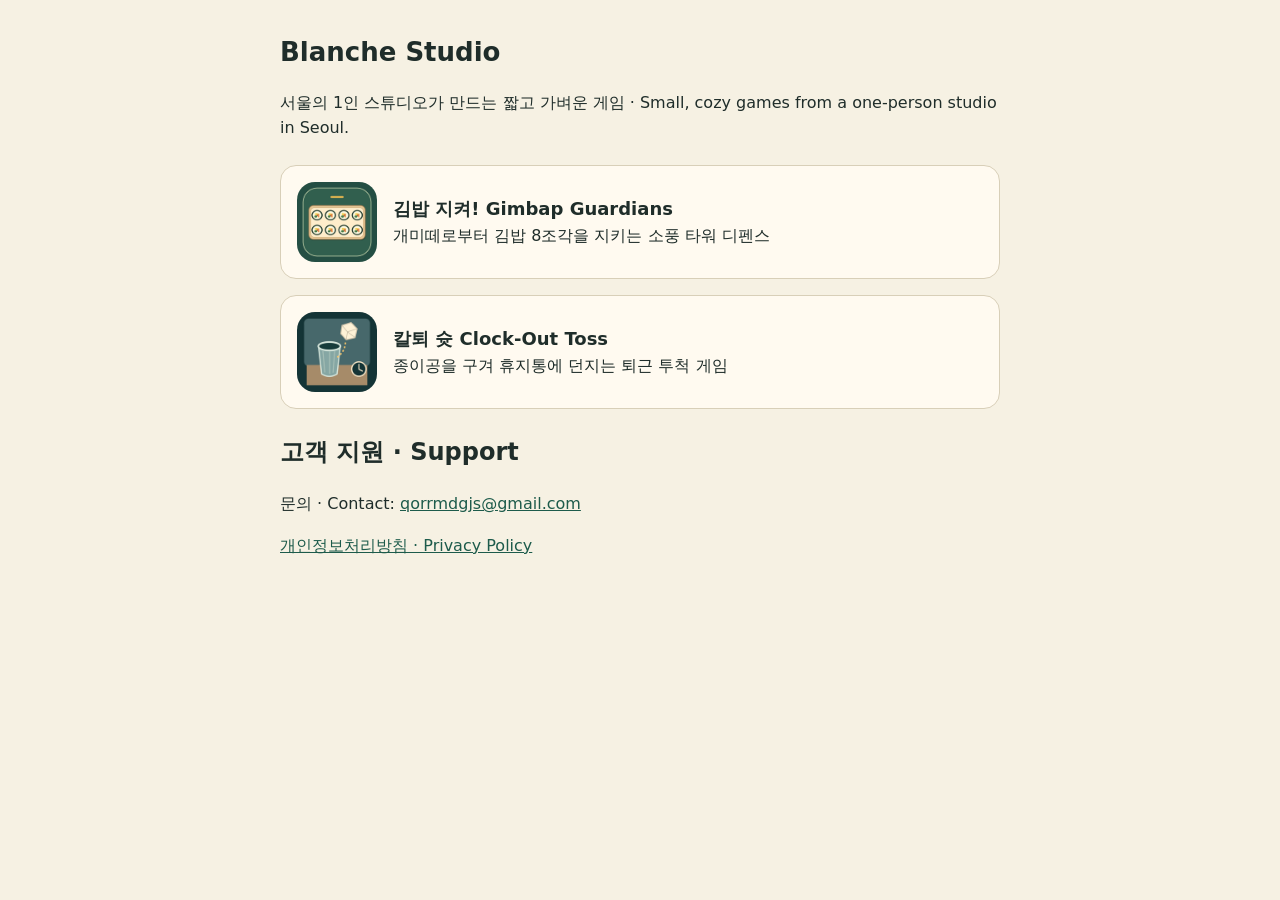
<file: index.html>
<!doctype html>
<html lang="ko">
<head>
<meta charset="utf-8"><meta name="viewport" content="width=device-width,initial-scale=1">
<title>Blanche Studio — 김밥 지켜! · 칼퇴 슛</title>
<meta name="description" content="블랑체(Blanche Studio)의 작은 브라우저 게임. 김밥 지켜!, 칼퇴 슛.">
<style>
body{margin:0;background:#f6f1e3;color:#1f2d2a;font:16px/1.6 system-ui,-apple-system,"Apple SD Gothic Neo","Malgun Gothic",sans-serif}
main{max-width:720px;margin:0 auto;padding:32px 20px 64px}h1{margin:0 0 4px;font-size:26px}
.games{display:grid;gap:16px;margin:24px 0}.card{display:flex;gap:16px;align-items:center;background:#fffaf0;border:1px solid #d8cfb8;border-radius:16px;padding:16px;color:inherit;text-decoration:none}
.card img{width:80px;height:80px;border-radius:18px}.card b{font-size:18px}a{color:#1d5b4b}
</style>
</head>
<body><main>
<h1>Blanche Studio</h1>
<p>서울의 1인 스튜디오가 만드는 짧고 가벼운 게임 · Small, cozy games from a one-person studio in Seoul.</p>
<div class="games">
<a class="card" href="gimbap-guardians/"><img src="gimbap-guardians/icons/icon-192.png" alt=""><span><b>김밥 지켜! Gimbap Guardians</b><br>개미떼로부터 김밥 8조각을 지키는 소풍 타워 디펜스</span></a>
<a class="card" href="clock-out-toss/"><img src="clock-out-toss/icons/icon-192.png" alt=""><span><b>칼퇴 슛 Clock-Out Toss</b><br>종이공을 구겨 휴지통에 던지는 퇴근 투척 게임</span></a>
</div>
<h2>고객 지원 · Support</h2>
<p>문의 · Contact: <a href="mailto:qorrmdgjs@gmail.com">qorrmdgjs@gmail.com</a></p>
<p><a href="privacy/">개인정보처리방침 · Privacy Policy</a></p>
</main></body></html>
</file>
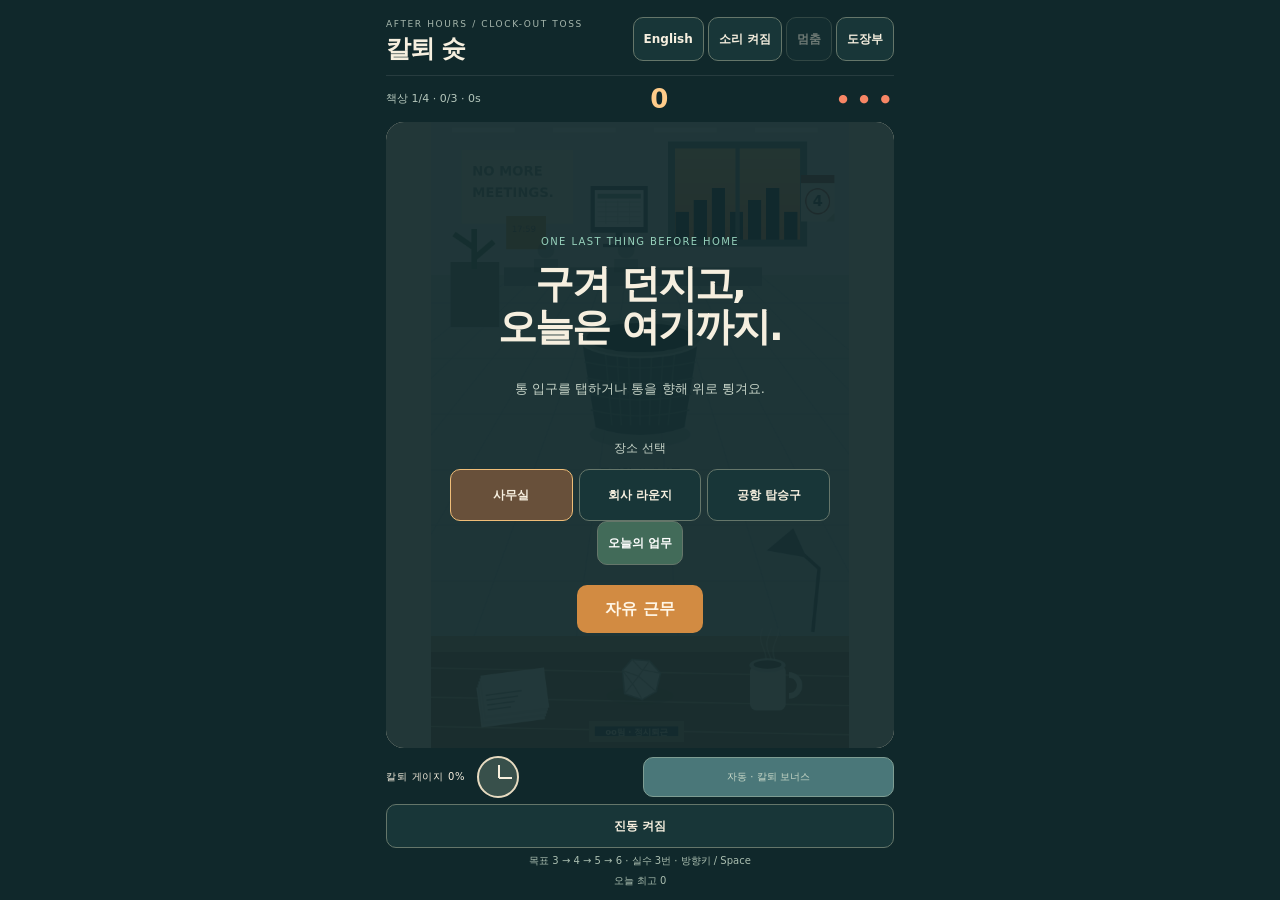
<file: clock-out-toss/index.html>
<!doctype html><html lang="ko"><head><meta charset="utf-8"><meta name="viewport" content="width=device-width,initial-scale=1,viewport-fit=cover"><title>칼퇴 슛</title><style>*{box-sizing:border-box}html,body{margin:0;background:#10282b;color:#f6efdf;font-family:system-ui,-apple-system,sans-serif;height:100%;overflow:hidden}body{padding:env(safe-area-inset-top) env(safe-area-inset-right) env(safe-area-inset-bottom) env(safe-area-inset-left)}main{height:100%;height:100dvh;max-width:540px;margin:auto;padding:12px 16px;display:grid;grid-template-rows:auto auto minmax(0,1fr) auto;gap:8px}header{display:flex;justify-content:space-between;gap:8px;align-items:center}.eyebrow{font-size:9px;letter-spacing:.18em;color:#a6b7ad}h1{font-size:25px;line-height:1.1;margin:4px 0;letter-spacing:-.05em}.tools{display:flex;gap:4px;flex-wrap:wrap;justify-content:flex-end}button{font:600 12px system-ui;min-height:44px;border:1px solid #65766a;background:#183638;color:#f6efdf;border-radius:10px;padding:6px 10px;cursor:pointer;touch-action:manipulation}button:focus-visible,canvas:focus-visible{outline:3px solid #ffba63;outline-offset:2px}button:disabled{opacity:.4;cursor:default}.hud{display:flex;align-items:center;justify-content:space-between;font-size:11px;color:#b4c6bb;border-top:1px solid #ffffff18;padding-top:8px}.hud strong{font-size:26px;color:#ffcc8a;font-variant-numeric:tabular-nums}#lives{color:#f78665;letter-spacing:4px}.arena{position:relative;min-height:0;background:#f0e6cf;border-radius:18px;overflow:hidden}canvas{width:100%;height:100%;display:block;object-fit:contain;touch-action:none}#overlay{position:absolute;inset:0;background:#10282bea;display:flex;flex-direction:column;justify-content:center;align-items:center;text-align:center;padding:20px;overflow:auto}#overlay.hidden{display:none}#overlay>:first-child{margin-top:auto}#overlay>:last-child{margin-bottom:auto}#overlay:not(.hidden)~#toast{visibility:hidden}#badge{color:#f4ab69;letter-spacing:.14em;font-size:10px}h2{font-size:clamp(23px,5vw,39px);letter-spacing:-.05em;line-height:1.1;margin:16px 0}#explain{font-size:13px;line-height:1.65;color:#c6d3c7;white-space:pre-line}#stats{white-space:pre-line;line-height:1.7;font-size:15px;color:#ffce8b;margin:8px}#primary{background:#d28b42;border:0;color:#fff6e6;font-size:16px;padding:12px 28px;min-height:48px;margin-top:12px}#toast{position:absolute;top:12px;left:12px;right:12px;text-align:center;pointer-events:none;color:#b34327;font-size:16px;font-weight:850;text-shadow:0 1px #fff9}footer{display:grid;grid-template-columns:1fr 1fr;gap:6px;align-items:center}.charge{font-size:10px;letter-spacing:.08em}.track{height:8px;background:#38504b;border-radius:5px;overflow:hidden;margin-top:6px}.track i{display:block;height:100%;background:#9cba9b;width:0;transition:width .1s}#boost{background:#4a7779;color:#fff7e7;border-color:#8fb2a7}footer p,footer small{margin:0;grid-column:1/-1;text-align:center;font-size:10px;color:#aabeb0}footer small{font-size:10px}@media(max-height:600px){main{padding:6px 10px;gap:4px}.eyebrow{display:none}h1{font-size:19px}.hud{padding-top:3px}.hud strong{font-size:20px}.tools button{padding:4px 7px;font-size:10px}#help{display:none}h2{font-size:24px;margin:8px 0}#explain{font-size:11px;margin:5px}#primary{margin-top:5px;padding:8px 20px}#stats{font-size:12px;margin:4px}#overlay{padding:12px}footer{gap:3px}}@media(prefers-reduced-motion:reduce){*{transition:none!important}}
#boost{border:1px solid #7e9d93;border-radius:10px;text-align:center;font-size:10px;padding:12px 6px;color:#c7d7c7}main[data-phase=report] #badge{border:3px solid #c8816b;color:#e6a08a;padding:8px 16px;font-size:18px;font-weight:900;transform:rotate(-8deg);animation:stamp .28s ease-out}@keyframes stamp{from{transform:scale(1.8) rotate(-8deg);opacity:0}to{transform:scale(1) rotate(-8deg);opacity:1}}

.charge{display:flex;align-items:center;gap:12px}#clockGauge{--charge:0%;position:relative;width:42px;height:42px;flex-shrink:0;border:2px solid #e7dbc1;border-radius:50%;background:conic-gradient(#f5cf7b var(--charge),#38504b 0)}#clockGauge:after,#clockGauge i{content:"";position:absolute;background:#f8f0de;left:19px;top:7px;width:2px;height:13px;transform-origin:bottom}#clockGauge i{transform:rotate(90deg)}main[data-phase=report] #badge{color:#96d1bb;border-color:#528c82;background:#132c29}main[data-phase=report] #badge:after{content:"·  •  ·";position:absolute;right:-15px;top:-12px;color:#528c82}

#haptics{grid-column:1/-1;min-height:44px}#haptics[hidden]{display:none}

#locations[hidden]{display:none}#locations{width:100%;max-width:380px}#locationLabel{font-size:12px;color:#c6d3c7}.locationCards{display:grid;grid-template-columns:repeat(3,1fr);gap:6px}.locationCards button{min-height:52px}.locationCards [aria-pressed=true]{border-color:#efbd78;background:#68503a}main[data-phase=won] #explain{margin:4px}@media(max-height:600px){#locationLabel{margin:3px}.locationCards button{min-height:44px;font-size:10px}#locations{max-width:330px}h2{font-size:20px;margin:4px}#overlay{justify-content:safe center}}
@media(max-height:600px){main[data-phase=ready] #badge,main[data-phase=won] #badge,main[data-phase=lost] #badge{display:none}#explain{line-height:1.3;font-size:10px;margin:3px}#overlay{padding:8px}#stats:empty{display:none}#locations p{margin:3px}h2{font-size:18px;margin:4px}}
@media(max-height:700px){main[data-phase=ready] #badge,main[data-phase=won] #badge,main[data-phase=lost] #badge{display:none}#overlay{padding:8px}h2{font-size:20px;margin:5px}#explain{font-size:11px;line-height:1.3;margin:4px}#stats:empty{display:none}#locations p{margin:3px}#primary{margin-top:7px;padding:9px 20px}#stats{margin:4px}}
dialog{border:2px solid #9a8058;border-radius:18px;background:#faf4e5;color:#354c48;padding:20px;width:min(540px,92vw);max-height:88dvh;overflow:auto}dialog::backdrop{background:#162b35bb}dialog button{min-height:44px;margin:4px}dialog input{min-height:44px;max-width:90%;font:inherit}.calendar{display:grid;grid-template-columns:repeat(7,minmax(0,1fr));gap:3px;margin:14px 0}.day{min-height:48px;font-size:12px;border:1px solid #ded8c8;padding:3px;overflow-wrap:anywhere}.day.played{color:#6b7280}.day.clear{color:#e63946}.day.leave{color:#3e7199}.day.today{outline:2px solid #b18334}#dailyStart{background:#426b59;color:white;margin-bottom:8px}#badge.attendanceStamp{animation:stampSlam .3s ease-out}@keyframes stampSlam{from{transform:scale(1.5)}to{transform:scale(1)}}@media(prefers-reduced-motion:reduce){#badge.attendanceStamp{animation:none}}

/* Keep all start actions visible in short embeds. The persistent title stays above. */
@media(max-height:480px){main[data-phase=ready] #heading,main[data-phase=ready] #explain,main[data-phase=won] #explain,main[data-phase=lost] #explain,#locationLabel{display:none}#overlay{gap:3px;justify-content:safe center}#overlay button{flex-shrink:0}#dailyStart{margin:0}#primary{margin-top:0}.locationCards button{min-height:44px}}
</style><link rel="manifest" href="manifest.webmanifest"><link rel="icon" type="image/png" sizes="192x192" href="icons/icon-192.png"><link rel="apple-touch-icon" href="icons/apple-touch-icon.png"><meta name="theme-color" content="#143436"><meta name="description" content="종이공을 구겨 움직이는 휴지통에 던지는 짧은 퇴근 투척 게임. 4라운드를 버티고 칼퇴하세요. A quick office paper toss: aim at the moving bin and clock out on time."><script>if('serviceWorker' in navigator)addEventListener('load',()=>navigator.serviceWorker.register('./sw.js').catch(()=>{}))</script></head><body><main><header><div><span class="eyebrow">AFTER HOURS / CLOCK-OUT TOSS</span><h1 id="title">칼퇴 슛</h1></div><div class="tools"><button id="lang" aria-label="언어 변경 / Change language">English</button><button id="sound" aria-pressed="true">소리 켜짐</button><button id="pause">멈춤</button></div></header><div class="hud"><span id="round">책상 1/4 · 0/3 · 0s</span><strong id="score">0</strong><span id="lives">● ● ●</span></div><section class="arena"><canvas id="board" width="600" height="900" tabindex="0" aria-label="쓰레기통 입구를 탭하거나 위로 튕겨 종이공을 던져요. Space 키로도 던질 수 있어요."></canvas><div id="overlay"><span id="badge">ONE LAST THING BEFORE HOME</span><h2 id="heading">구겨 던지고,<br>오늘은 여기까지.</h2><p id="explain">통 입구를 탭하거나 통을 향해 위로 튕겨요.</p><p id="stats"></p><section id="locations" aria-labelledby="locationLabel"><p id="locationLabel">장소 선택</p><div class="locationCards"><button data-location="office" aria-pressed="true">사무실</button><button data-location="lounge" aria-pressed="false">회사 라운지</button><button data-location="airport" aria-pressed="false">공항 탑승구</button></div></section><button id="primary">자유 근무</button></div><div id="toast" role="status" aria-live="polite"></div></section><footer><div class="charge"><span id="chargeLabel">칼퇴 게이지 0%</span><div id="clockGauge" role="img" aria-label="칼퇴 게이지 0%"><i></i></div></div><div id="boost">자동 · 칼퇴 보너스</div><button id="haptics" hidden aria-pressed="true">진동 켜짐</button><p id="help">목표 3 → 4 → 5 → 6 · 실수 3번 · 방향키 / Space</p><small id="record">오늘 최고 0</small></footer></main><script type="module">const ATTENDANCE_KEY='kts_attendance';
const DAILY_DEFAULTS={binSpeedMul:1,rejectDocRateMul:1,rejectDocScoreMul:1,comboCap:3,lifeRegenPerWave:0,gaugeChargeMul:1,scoreMul:1,binSizeTable:null};
const DAILY_MODIFIERS={1:{name:'월요병',en:'Monday blues',location:'office',binSpeedMul:1.15},2:{name:'반려의 날',en:'Rejected again',location:'office',rejectDocRateMul:2,rejectDocScoreMul:2},3:{name:'반환점',en:'Halfway there',location:'lounge',comboCap:4},4:{name:'탕비실 간식',en:'Snack break',location:'lounge',lifeRegenPerWave:1},5:{name:'불금',en:'Friday freedom',location:'office',gaugeChargeMul:2},6:{name:'주말 출근',en:'Weekend shift',location:'airport',scoreMul:1.5},0:{name:'출근 전야',en:'Easy Sunday',location:'airport',binSizeTable:[1,.9,.8,.7]}};
function workDate(now=new Date()){const d=new Date(now);d.setHours(d.getHours()-4);return d;}
function workDay(now=new Date()){const d=workDate(now);return `${d.getFullYear()}-${String(d.getMonth()+1).padStart(2,'0')}-${String(d.getDate()).padStart(2,'0')}`;}
function dailyConfig(now=new Date()){return {...DAILY_DEFAULTS,...DAILY_MODIFIERS[workDate(now).getDay()]};}
const PROMOTIONS=[{days:0,ko:'인턴',en:'Intern'},{days:3,ko:'사원',en:'Associate',item:'mug'},{days:7,ko:'주임',en:'Senior',item:'bin'},{days:10,ko:'대리',en:'Assistant manager',item:'name'},{days:14,ko:'과장',en:'Manager',item:'plant'},{days:21,ko:'차장',en:'Deputy head',item:'paper'},{days:30,ko:'부장',en:'Head',item:'stamp'},{days:50,ko:'이사',en:'Director',item:'fireworks'}];
function emptyAttendance(){return {days:{},dailyBest:{},shownPromotions:[],equipped:{},nameplate:''};}
function loadAttendance(store){try{const a=JSON.parse(store?.getItem(ATTENDANCE_KEY));if(!a||typeof a!=='object')return emptyAttendance();const valid=k=>/^\d{4}-\d{2}-\d{2}$/.test(k);return {days:Object.fromEntries(Object.entries(a.days||{}).filter(([k,v])=>valid(k)&&['played','clear'].includes(v))),dailyBest:Object.fromEntries(Object.entries(a.dailyBest||{}).filter(([k,v])=>valid(k)&&Number.isSafeInteger(v)&&v>=0)),shownPromotions:Array.isArray(a.shownPromotions)?a.shownPromotions.filter(x=>PROMOTIONS.some(p=>p.days===x)):[],equipped:a.equipped&&typeof a.equipped==='object'?a.equipped:{},nameplate:typeof a.nameplate==='string'?Array.from(a.nameplate).slice(0,6).join(''):''};}catch{return emptyAttendance();}}
function persistAttendance(store,a){try{if(!store)return false;store.setItem(ATTENDANCE_KEY,JSON.stringify(a));return true;}catch{return false;}}
const attendanceCount=a=>Object.keys(a.days).length;
const rankFor=a=>PROMOTIONS.filter(p=>p.days<=attendanceCount(a)).at(-1);
const pendingPromotions=a=>PROMOTIONS.filter(p=>p.days>0&&p.days<=attendanceCount(a)&&!a.shownPromotions.includes(p.days));
function completeDaily(a,s){if(s.mode!=='daily'||!['won','lost'].includes(s.phase))return a;return {...a,days:{...a.days,[s.day]:a.days[s.day]==='clear'||s.phase==='won'?'clear':'played'},dailyBest:{...a.dailyBest,[s.day]:Math.max(a.dailyBest[s.day]||0,s.score)}};}
function stampFor(a,key,today){return a.days[key]||(key<today?'leave':'');}

const WAVE_SECONDS=18,WAVES=4,FLIGHT=.65,KEY='office-paper-toss-record-v1';
// 판정 범위를 그려진 구멍(반지름-7)+종이 반쪽에 맞춤. 테두리 위 착지는 rim으로 따로 알려 줌.
const HIT_INSET=3,RIM_PAD=14;
const clamp=(x,a,b)=>Math.max(a,Math.min(b,x));
function goalFor(w){return [3,4,5,6][clamp(w,1,4)-1];}
function multiplier(combo){return combo>=5?3:combo>=3?2:combo>=2?1.5:1;}
function waveSpec(w){return [{radius:84,amplitude:0,speed:0},{radius:71.4,amplitude:0,speed:0},{radius:58.8,amplitude:72,speed:Math.PI*2/2.5},{radius:46.2,amplitude:150,speed:Math.PI*2/1.5}][clamp(w,1,4)-1];}
function initial(){return {location:'office',phase:'ready',wave:1,time:0,motion:0,lives:3,score:0,hits:0,misses:0,combo:0,bestCombo:0,jump:0,jumpClock:0,charge:0,celebrate:0,bonuses:0,shots:0,waveHits:0,projectile:null,report:null,lastResult:null,resultSerial:0};}
function bin(s){const spec=waveSpec(s.wave);return {x:300+Math.sin(s.motion)*spec.amplitude,y:310+(s.wave===4?Math.sin(s.motion*.65)*70:0)-(s.jump||0),radius:s.config?.binSizeTable?84*s.config.binSizeTable[s.wave-1]:spec.radius,ry:28};}
function releaseTarget(start,end,b){const dx=end.x-start.x,up=start.y-end.y;if(up<60||end.y<=b.y+36)return {x:end.x,y:end.y};return {x:clamp(end.x+dx*(end.y-b.y)/up,30,570),y:clamp(b.y,180,450)};}
function start(location='office',mode='free',now=new Date()){const config=mode==='daily'?dailyConfig(now):{...DAILY_DEFAULTS};return {...initial(),mode,day:workDay(now),config,location:mode==='daily'?config.location:(['office','lounge','airport'].includes(location)?location:'office'),phase:'playing'};}
function pause(s){return s.phase==='playing'?{...s,phase:'paused'}:s;}
function resume(s){return s.phase==='paused'?{...s,phase:'playing'}:s;}
function throwPaper(s,x,y=bin(s).y){if(s.phase!=='playing'||s.projectile||s.celebrate>0)return s;return {...s,shots:s.shots+1,projectile:{tx:clamp(x,30,570),ty:clamp(y,180,450),age:0,id:s.shots+1,rejected:((s.shots+1)%2===0)||(s.config?.rejectDocRateMul===2)}};}

function nextWave(s){if(s.phase!=='report')return s;if(s.wave===WAVES)return {...s,phase:'won'};return {...s,phase:'playing',wave:s.wave+1,lives:Math.min(3,s.lives+(s.config?.lifeRegenPerWave||0)),time:0,motion:0,jump:0,jumpClock:0,waveHits:0,celebrate:0,projectile:null,lastResult:null,report:null};}
function jumpAllowed(s){return s.phase==='playing'&&s.wave===4&&s.waveHits>=goalFor(4)-3&&s.waveHits<goalFor(4)&&!s.projectile&&s.celebrate<=0;}
function step(s,delta){if(s.phase!=='playing')return s;const dt=clamp(Number.isFinite(delta)?delta:0,0,.05);let n={...s,time:s.time+dt,motion:s.motion+dt*waveSpec(s.wave).speed*(s.config?.binSpeedMul||1)*(s.celebrate>0?0:1),celebrate:Math.max(0,s.celebrate-dt)};if(jumpAllowed(s)){n.jumpClock=(s.jumpClock||0)+dt;n.jump=Math.sin(Math.PI*Math.min(1,(n.jumpClock%1.6)/.5))*55;if(n.jumpClock%1.6>=.5)n.jump=0;}if(s.projectile){n.projectile={...s.projectile,age:s.projectile.age+dt};if(n.projectile.age>=FLIGHT){const b=bin(n),dx=n.projectile.tx-b.x,dy=n.projectile.ty-b.y,hit=(dx/(b.radius-HIT_INSET))**2+(dy/25)**2<=1,rim=!hit&&(dx/(b.radius+RIM_PAD))**2+(dy/36)**2<=1,perfect=hit&&Math.abs(dx)<b.radius*.25;const combo=hit?n.combo+1:0;n={...n,projectile:null,combo,bestCombo:Math.max(n.bestCombo,combo),hits:n.hits+(hit?1:0),waveHits:n.waveHits+(hit?1:0),misses:n.misses+(hit?0:1),lives:n.lives-(hit?0:1),score:n.score+(hit?Math.round((100*(combo>=7&&s.config?.comboCap===4?4:multiplier(combo))+(perfect?40:0))*(s.config?.scoreMul||1)*(s.projectile.rejected?(s.config?.rejectDocScoreMul||1):1)):0),charge:hit?clamp(n.charge+20*(s.config?.gaugeChargeMul||1),0,100):0,lastResult:{hit,rim,perfect,x:s.projectile.tx,y:n.projectile.ty,binX:b.x},resultSerial:n.resultSerial+1};}}
 if(n.charge>=100)n={...n,charge:0,score:n.score+Math.round(500*(s.config?.scoreMul||1)),bonuses:n.bonuses+1,celebrate:2.2};
 if(n.lives<=0)return {...n,phase:'lost',projectile:null};
 if(n.waveHits>=goalFor(n.wave)&&n.celebrate<=0)return {...n,phase:'report',projectile:null,report:{hits:n.waveHits,goal:goalFor(n.wave),score:n.score}};return n;}
function localDay(now=new Date()){return `${now.getFullYear()}-${String(now.getMonth()+1).padStart(2,'0')}-${String(now.getDate()).padStart(2,'0')}`;}
function readRecord(storage,day=localDay()){try{const r=JSON.parse(storage.getItem(KEY));return r&&r.day===day&&Number.isSafeInteger(r.best)&&r.best>=0?r.best:0}catch{return 0}}
function saveRecord(storage,score,day=localDay()){const best=Math.max(readRecord(storage,day),Number.isSafeInteger(score)&&score>=0?score:0);try{storage.setItem(KEY,JSON.stringify({day,best}));return {best,saved:true}}catch{return {best,saved:false}}}

// Original procedural art. All animation uses the game clock; no remote assets.
const palettes=[['#FFD08A','#FF9E5E',[0,0,0,0]],['#FF6B4A','#C44569',[255,140,66,.08]],['#4A4E69','#22223B',[58,58,92,.12]],['#12121F','#05050C',[26,26,46,.2]]];
const mix=(a,b,u)=>a+(b-a)*u;
function color(a,b,u){const rgb=h=>[1,3,5].map(i=>parseInt(h.slice(i,i+2),16));return `rgb(${rgb(a).map((v,i)=>mix(v,rgb(b)[i],u)).join(',')})`;}
function createVisuals(ctx,reduced){let wave=1,from=1,age=2,clock=0,dust=[],notes=[],stampAge=9,cinema=0,cue=-1;const C=ctx;
 function text(s,x,y,size=12,col='#394e50'){C.fillStyle=col;C.font=`600 ${size}px system-ui`;C.textAlign='center';C.fillText(s,x,y)}
 function tick(dt,s,play){clock+=dt;if(wave!==s.wave){from=wave;wave=s.wave;age=0}const old=age;age+=dt;if(old<.7&&age>=.7)play('switch');dust=dust.map(p=>({...p,age:p.age+dt})).filter(p=>p.age<p.life);notes=notes.map(p=>({...p,age:p.age+dt})).filter(p=>p.age<1.5);stampAge+=dt;cinema=s.celebrate>0?2.2-s.celebrate:0;if(cinema){const k=cinema<.3?Math.floor(cinema/.07):cinema<.6?5:cinema<1.4?6+Math.min(3,Math.floor((cinema-.6)/.1)):cinema<1.8?10:11+Math.floor((cinema-1.8)/.08);if(k!==cue){cue=k;play(k<5?'tick':k===5?'bell':k<10?'switch':k===10?'stamp':'tick')}}else cue=-1;}
 function crumple(){for(let i=0;i<5;i++)dust.push({x:300,y:801,vx:(i-2)*35,vy:-80-i*7,age:0,life:.2,color:i%2?'#fff':'#bbb9ae'});}
 function toss(s){if(Math.random()<.2)notes.push({age:0});}
 function report(){stampAge=0;}
 function decor(s){const u=Math.min(1,age/1.5),night=cinema>=.6,wi=night?3:wave-1,fi=night?3:from-1,sw=night?4:(age>=.7?wave:from);const p=palettes[wi],q=palettes[fi];C.save();const sky=C.createLinearGradient(0,38,0,169);sky.addColorStop(0,color(q[0],p[0],u));sky.addColorStop(1,color(q[1],p[1],u));C.fillStyle=sky;C.fillRect(350,38,180,131);C.fillStyle='#293b4c';for(let i=0;i<7;i++){const h=40+(i%3)*17;C.fillRect(351+i*26,169-h,19,h)}if(sw===4){for(let i=0;i<3;i++){C.globalAlpha=.5+.5*Math.sin(clock*.8+i*2);C.fillStyle='#FFD966';C.fillRect(367+i*59,135-i%2*20,3,4)}C.globalAlpha=1}C.fillStyle='#758c8c';C.fillRect(437,38,6,131);
 // Far partition and anonymous colleagues, clear of the target's travel area.
 C.fillStyle='#8d9d9a';C.fillRect(105,209,370,27);if(sw<3){C.globalAlpha=.25;C.fillStyle='#334b4c';for(const x of [165,280]){C.beginPath();C.arc(x,184,12,0,Math.PI*2);C.fill();C.fillRect(x-17,197,34,19)}C.globalAlpha=1}
 // Monitor: spreadsheet, screensaver, then black.
 C.fillStyle='#52666b';C.fillRect(229,92,82,67);C.fillRect(265,159,10,18);C.fillRect(247,175,46,5);C.fillStyle=sw===4?'#07090d':sw===3?'#1A2C4E':'#FFFFFF';C.fillRect(235,98,70,53);if(sw<3){C.fillStyle='#8bac9b';C.fillRect(239,103,62,7);C.strokeStyle='#d0dad5';C.lineWidth=1;for(let i=0;i<5;i++){C.beginPath();C.moveTo(239,115+i*7);C.lineTo(301,115+i*7);C.stroke()}for(let i=0;i<3;i++){C.beginPath();C.moveTo(251+i*17,113);C.lineTo(251+i*17,147);C.stroke()}}else if(sw===3){C.fillStyle='#435379';C.fillRect(248+Math.sin(clock)*10,117,28,15)}
 // Calendar with today's circled date and curled paper corner.
 C.save();C.translate(555,105);if(!reduced)C.rotate(Math.sin(Math.min(age,2)*Math.PI)*.025);C.fillStyle='#f3ead6';C.fillRect(-24,-29,48,67);C.fillStyle='#a35249';C.fillRect(-24,-29,48,12);text(String(new Date().getDate()),0,16,21);C.strokeStyle='#b54e43';C.lineWidth=2;C.beginPath();C.ellipse(0,9,17,18,-.15,0,7);C.stroke();C.fillStyle='#c8bea9';C.beginPath();C.moveTo(24,26);C.lineTo(12,38);C.lineTo(24,38);C.fill();C.restore();
 // Four ceiling lights; sequential switch-off during the cinematic.
 const off=night?Math.min(4,Math.max(0,Math.floor((cinema-.6)/.1)+1)):Math.max(0,sw-2);for(let i=0;i<4;i++){C.fillStyle=i<off?'#77827e':'#F5F5F0';C.fillRect(30+i*145,8,90,7)}
 const v=p[2].map((n,i)=>mix(q[2][i],n,u));C.fillStyle=`rgba(${v.join(',')})`;C.fillRect(0,0,600,739);
 // Desk lamp turns on with two brief flickers on the second desk.
 const lamp=sw>=2&&!(wave===2&&age<1&&((age>.72&&age<.79)||(age>.86&&age<.93)));C.strokeStyle='#596763';C.lineWidth=5;C.beginPath();C.moveTo(548,733);C.lineTo(557,642);C.lineTo(515,604);C.stroke();C.fillStyle=lamp?'#efd390':'#61716b';C.beginPath();C.moveTo(482,616);C.lineTo(520,584);C.lineTo(539,626);C.closePath();C.fill();if(lamp){const g=C.createRadialGradient(508,650,2,508,650,100);g.addColorStop(0,'#ffdf8544');g.addColorStop(1,'#ffdf8500');C.fillStyle=g;C.fillRect(408,550,192,189)}C.restore();}
 function details(s,fx){C.save();let flip=cinema>1.4&&cinema<1.7?(cinema-1.4)/.3:0;C.translate(295,880);if(!reduced&&flip){C.rotate(Math.sin(flip*Math.PI)*.18);C.scale(1,Math.cos(flip*Math.PI*2))}C.fillStyle='#384e51';C.fillRect(-67,-18,134,28);C.strokeStyle='#b8a27c';C.strokeRect(-64,-15,128,22);text('oo팀 · 정시퇴근',0,1,12,'#e9dfca');C.restore();
 const sw=cinema>=.6?4:(age>=.7?wave:from);if(sw<4){C.save();C.globalAlpha=sw===3?.22:.45;C.strokeStyle='#fff9df';C.lineWidth=2;for(let i=0;i<3;i++){C.beginPath();for(let j=0;j<10;j++){const y=773-j*5,x=477+i*9+Math.sin(clock*1.4+j*.5+i)*4;j?C.lineTo(x,y):C.moveTo(x,y)}C.stroke()}C.restore()}
 for(const p of dust){C.globalAlpha=1-p.age/p.life;C.fillStyle=p.color;C.fillRect(p.x+p.vx*p.age,p.y+p.vy*p.age,3,3)}C.globalAlpha=1;
 for(const p of notes){const a=p.age;C.save();C.translate(312+Math.sin(a*9)*30,760+a*70);C.rotate(Math.sin(a*7)*.6);C.globalAlpha=1-a/1.5;C.fillStyle='#f5d677';C.fillRect(-15,-12,30,25);text('다시',0,4,10,'#ad5948');C.restore()}
 for(const f of fx){if(f.hit&&f.age<.2){C.save();C.globalAlpha=1-f.age/.2;C.strokeStyle='#fff';C.lineWidth=3;C.beginPath();C.ellipse(f.binX,f.y,(s.wave===1?84:s.wave===2?71.4:s.wave===3?58.8:46.2)*1.2*f.age/.2,28*f.age/.2,0,0,7);C.stroke();C.restore()}if(!reduced&&f.hit&&f.age<.08){C.fillStyle=`rgba(255,244,224,${.2*(1-f.age/.08)})`;C.fillRect(0,0,600,900)}else if(!f.hit&&f.age<.15){C.fillStyle=`rgba(128,128,128,${.1*(1-f.age/.15)})`;C.fillRect(0,0,600,900)}}}
 function trail(s){if(!s.projectile||reduced)return;const p=s.projectile,u=Math.min(1,p.age/.65);for(let i=6;i>0;i--){const v=Math.max(0,u-i*.015);C.globalAlpha=(1-i/7)*.24;C.fillStyle=s.combo>=3?(i%2?'#ff6545':'#ffb44d'):s.combo>=2?'#FFF3B0':'#d9d8d1';C.beginPath();C.arc(300+(p.tx-300)*v,801+(p.ty-801)*v-Math.sin(Math.PI*v)*160,8+i*.8,0,7);C.fill()}C.globalAlpha=1;}
 function stamp(){if(stampAge>1)return;C.save();C.translate(300,420);C.strokeStyle='#6c9d92';C.globalAlpha=.45;for(let i=0;i<14;i++){const a=i*6.28/14;C.beginPath();C.moveTo(Math.cos(a)*70,Math.sin(a)*28);C.lineTo(Math.cos(a)*120,Math.sin(a)*50);C.stroke()}C.fillStyle='#528c82';for(let i=0;i<4;i++){const a=i*1.7;C.beginPath();C.arc(Math.cos(a)*(94+Math.min(1,stampAge/.15)*15),Math.sin(a)*48,2+i%2,0,7);C.fill()}C.restore()}
 function cinematic(s){if(!cinema)return;C.save();const e=cinema;if(!reduced&&e>=1.4&&e<1.5)C.translate(Math.sin((e-1.4)*Math.PI*20)*3,0);C.fillStyle='#10162566';C.fillRect(0,0,600,900);const cx=300,cy=300;C.fillStyle='#fff2cb';C.beginPath();C.arc(cx,cy,70,0,7);C.fill();C.strokeStyle='#1A2C4E';C.lineWidth=5;C.stroke();for(let i=0;i<12;i++){const a=i*Math.PI/6;C.beginPath();C.moveTo(cx+Math.sin(a)*56,cy-Math.cos(a)*56);C.lineTo(cx+Math.sin(a)*63,cy-Math.cos(a)*63);C.stroke()}const a=e<.3?e*60:0;C.beginPath();C.moveTo(cx,cy);C.lineTo(cx+Math.sin(a)*44,cy-Math.cos(a)*44);C.moveTo(cx,cy);C.lineTo(cx,cy+30);C.stroke();if(e>=.3&&e<.6&&!reduced){const g=C.createRadialGradient(300,300,0,300,300,600);g.addColorStop(0,'#ffffffbb');g.addColorStop(1,'#ffffff00');C.fillStyle=g;C.fillRect(0,0,600,900)}if(e>=1.4){const k=reduced?1:1+Math.max(0,1-(e-1.4)/.22)*.5;C.translate(300,510);C.scale(k,k);C.rotate(-.08);C.font='900 55px system-ui';C.textAlign='center';C.lineWidth=4;C.strokeStyle='#E63946';C.fillStyle='#1A2C4E';C.strokeText('칼퇴 확정!',0,0);C.fillText('칼퇴 확정!',0,0);C.resetTransform();if(e>=1.8)text(`+${Math.round(Math.min(1,(e-1.8)/.4)*500)}`,300,595,38,'#FFF3B0')}C.restore();}
 return {tick,crumple,toss,report,decor,details,trail,stamp,cinematic};
}

// Durations only: the standard API cannot control vibration strength.
const HAPTIC_PATTERNS=Object.freeze({hit:18,miss:Object.freeze([12,45,12]),clock:Object.freeze([45,35,65])});
function createHaptics(device,visible=()=>true){const supported=typeof device?.vibrate==='function';let enabled=true;function cancel(){if(supported)try{device.vibrate(0)}catch{}}
return {supported,get enabled(){return enabled},setEnabled(value){enabled=Boolean(value);if(!enabled)cancel()},cancel,play(kind){if(!supported||!enabled||!visible()||!(kind in HAPTIC_PATTERNS))return false;try{const p=HAPTIC_PATTERNS[kind];return device.vibrate(Array.isArray(p)?[...p]:p)===true}catch{return false}}};}

// Original Canvas theme packs; rules and hit geometry remain in logic.mjs.
const themeText=(c,t,x,y,size=18,color='#f5ebd5')=>{c.fillStyle=color;c.font=`700 ${size}px system-ui`;c.textAlign='center';c.fillText(t,x,y)};
function plane(c,x,y,z=1){c.save();c.translate(x,y);c.scale(z,z);c.fillStyle='#aab9c1';c.beginPath();c.moveTo(-60,0);c.lineTo(-10,-5);c.lineTo(10,-24);c.lineTo(20,-24);c.lineTo(8,-5);c.lineTo(49,-3);c.lineTo(60,3);c.lineTo(5,7);c.lineTo(19,24);c.lineTo(8,24);c.lineTo(-15,7);c.lineTo(-52,7);c.lineTo(-61,-12);c.lineTo(-53,-12);c.closePath();c.fill();c.restore()}
function backdrop(c,s,colors){const u=(s.wave-1)/3;c.fillStyle=colors[s.wave-1];c.fillRect(0,0,600,900);c.fillStyle='#9aa6a3';c.fillRect(0,235,600,505);c.strokeStyle='#6c85852b';for(let y=275;y<740;y+=70){c.beginPath();c.moveTo(0,y);c.lineTo(600,y);c.stroke()}return u}
function loungeBackground(c,s){const u=backdrop(c,s,['#E8E4DC','#e6d4bb','#d8b995','#FFB870']);c.fillStyle='#596a64';c.fillRect(35,65,145,100);c.fillStyle='#263c41';c.fillRect(43,73,129,84);for(let i=0;i<5;i++){c.fillStyle=['#d1a575','#7ea3a0','#bccbb6'][i%3];c.fillRect(51+i*23,88+(i%2)*14,16,50-(i%2)*14)}c.fillStyle='#776251';c.fillRect(338,165,222,65);c.fillStyle='#958372';c.beginPath();c.roundRect(332,130,236,58,13);c.fill();c.fillStyle='#ddc1a0';c.fillRect(342,145,97,22);c.fillRect(448,145,97,22);c.fillStyle='#443c35';c.fillRect(215,90,66,83);c.fillStyle='#afc1b5';c.fillRect(225,103,46,25);c.fillStyle='#e8dfc9';c.fillRect(238,141,19,18);c.fillStyle='#806b55';c.fillRect(212,174,75,8);c.fillStyle='#75624d';c.fillRect(15,179,63,53);for(let i=0;i<4;i++){c.fillStyle=['#c89568','#a7b7ad'][i%2];c.fillRect(22+i*12,185-i*3,8,37)}c.strokeStyle='#635445';c.lineWidth=3;for(const x of [118,460]){c.beginPath();c.moveTo(x,0);c.lineTo(x,38);c.stroke();c.fillStyle='#f8dfad';c.beginPath();c.ellipse(x,49,43,15,0,0,7);c.fill()}const g=c.createRadialGradient(400,170,25,300,400,500);g.addColorStop(0,'#FFD9A000');g.addColorStop(1,`rgba(39,27,26,${u*.48})`);c.fillStyle=g;c.fillRect(0,0,600,739);themeText(c,'THE QUIET CORNER',300,35,15,'#564b42')}
function airportBackground(c,s){const u=backdrop(c,s,['#F0F2F5','#d9dfe7','#798a9f','#202b3b']);const g=c.createLinearGradient(0,50,0,230);g.addColorStop(0,['#b9dded','#f2bdad','#536583','#121b30'][s.wave-1]);g.addColorStop(1,['#e8f3f8','#f2d4bb','#9f91a0','#26394f'][s.wave-1]);c.fillStyle=g;c.fillRect(20,42,560,195);c.fillStyle='#566571';c.fillRect(20,194,560,43);c.strokeStyle='#788d9b';c.lineWidth=7;for(let x=20;x<600;x+=140){c.beginPath();c.moveTo(x,42);c.lineTo(x,237);c.stroke()}plane(c,430,179,.9);plane(c,144,198,.55);if(s.wave>=3){c.fillStyle='#FFD966';for(let i=0;i<14;i++)c.fillRect(32+i*40,220-i%2*7,3,3)}c.fillStyle='#152d3d';c.fillRect(175,55,245,94);themeText(c,'GATE 07',298,76,16,'#4FC3F7');for(let i=0;i<3;i++)themeText(c,`XX${100+i}  ${18+i}:00  BOARDING`,298,99+i*18,11,'#a9dbed');c.fillStyle='#526574';c.fillRect(35,110,95,62);c.fillStyle=s.wave===4?'#4FC3F7':'#b9d8dd';c.fillRect(42,117,81,48);c.fillStyle='#374f61';c.fillRect(64,173,30,11);c.fillStyle=`rgba(17,29,48,${u*.18})`;c.fillRect(0,240,600,499);themeText(c,'DEPARTURES / 07',487,29,14,'#4FC3F7')}
function themedDesk(c,s,pack){c.fillStyle=pack.desk;c.fillRect(0,739,600,161);c.fillStyle=pack.edge;c.fillRect(0,739,600,20);for(let i=0;i<4;i++){c.fillStyle='#f2eddd';c.fillRect(38+i*2,795-i*4,110,66)}themeText(c,pack.paper,95,823,12,'#77837e');if(pack.id==='lounge'){c.fillStyle='#e8dcc3';c.beginPath();c.arc(485,814,27,0,7);c.fill();c.strokeStyle='#88674b';c.lineWidth=4;c.beginPath();c.arc(485,814,16,0,7);c.stroke();themeText(c,'TAKE A BREAK',300,878,14,'#e8d2ac')}else{c.fillStyle='#1b394d';c.fillRect(443,784,99,65);themeText(c,'XX107',493,808,16,'#4FC3F7');for(let i=0;i<9;i++){c.fillStyle='#b6d7df';c.fillRect(456+i*8,821,3,15)}themeText(c,'CREW / GATE 07',300,878,14,'#bfdfeb')}}
function signCinema(c,s,pack,reduced){if(s.celebrate<=0)return;const e=2.2-s.celebrate;c.save();c.fillStyle=pack.id==='lounge'?'#FFD9A077':'#091e3dbb';c.fillRect(0,0,600,900);c.translate(300,280);if(pack.id==='lounge'){if(!reduced)c.scale(1,Math.max(.05,Math.abs(Math.cos(Math.min(1,e/.6)*Math.PI))));c.fillStyle='#3e554b';c.beginPath();c.roundRect(-178,-56,356,112,12);c.fill();themeText(c,e<.3?'근무 종료':'Off Duty',0,13,42,'#FFD9A0')}else{c.fillStyle='#122d42';c.fillRect(-190,-55,380,110);themeText(c,e<.3?'BOARDING':'DEPARTED',0,12,37,e<.6&&Math.floor(e*12)%2?'#243c48':'#4FC3F7')}c.restore();if(pack.id==='airport')plane(c,100+Math.min(1,e/1.5)*440,600-Math.min(1,e/1.5)**2*300,1.5);themeText(c,pack.ending,300,525,36,pack.accent);if(e>=1.8)themeText(c,`+${Math.round(Math.min(1,(e-1.8)/.4)*500)}`,300,588,36,pack.accent)}
const THEMES={office:{id:'office',ko:'사무실',en:'Office',gauge:['CLOCK OUT','칼퇴 게이지'],stamp:['APPROVED','승인'],ending:'칼퇴 확정!',accent:'#96d1bb',ambient:0,paper:'REPORT',cinematic:null,background:null,desk:null,binColor:'#537370',binRim:'#91a79d'},lounge:{id:'lounge',ko:'회사 라운지',en:'Lounge',gauge:['REST','휴식 게이지'],stamp:['OK','OK'],ending:'주말 모드 · Off Duty',accent:'#FFD9A0',ambient:650,paper:'TO-DO',desk:'#795f4c',edge:'#b2936e',binColor:'#91bdb7',binRim:'#cbe5da',background:loungeBackground,cinematic:signCinema},airport:{id:'airport',ko:'공항 탑승구',en:'Airport',gauge:['LAST BOARDING','탑승마감 게이지'],stamp:['DEPARTED','탑승 마감'],ending:'탑승 마감 · DEPARTED',accent:'#4FC3F7',ambient:180,paper:'BOARDING PASS',desk:'#536978',edge:'#93a7b4',binColor:'#8d9eac',binRim:'#d2dce3',background:airportBackground,cinematic:signCinema}};
function getTheme(id){return THEMES[id]??THEMES.office}
function drawThemeDesk(c,s,p){if(p.id!=='office')themedDesk(c,s,p)}

const $=s=>document.querySelector(s),canvas=$('#board'),ctx=canvas.getContext('2d');let s=initial(),language='ko',muted=false,storage=null,audio=null,last=0,aim=null,aimX=300,aimY=310,fx=[],toastTime=0,best=0,day=localDay(),saved=true;const reduced=matchMedia('(prefers-reduced-motion: reduce)').matches;
try{storage=localStorage;language=storage.getItem('office-paper-toss-language')==='en'?'en':'ko';muted=storage.getItem('office-paper-toss-muted')==='1';best=readRecord(storage,day)}catch{saved=false}
let selectedLocation='office',ambientNode=null,ambientGain=null,ambientFilter=null;try{selectedLocation=getTheme(storage?.getItem('office-paper-toss-location')).id;s={...s,location:selectedLocation}}catch{};const theme=()=>getTheme(s.location??selectedLocation);
const visuals=createVisuals(ctx,reduced);const haptics=createHaptics(navigator,()=>!document.hidden);try{haptics.setEnabled(storage?.getItem('office-paper-toss-haptics')!=='0')}catch{}
const words={en:{title:'Clock-Out Toss',ready:'Crumple it.\nCall it a day.',intro:"Tap the opening or flick up at the bin.",play:'Clock out',pause:'Pause',resume:'Back to the desk',paused:'Take five.',pauseBody:'The bin and paper are paused. Resume when you feel like it.',report:'Desk cleared.',timeout:'Time to switch desks.',reportBody:'Smaller opening. A little more focus.',won:'Filed under:\nDone for today.',lost:'Almost in.\nOne more paper?',endBody:'No meetings here. Just another try.',next:'Next desk',final:'Shift report',again:'One more round',boost:'AUTO · CLOCK OUT',soundOn:'Sound on',soundOff:'Sound off',hit:'IN THE BIN!',perfect:'NOTHING BUT BIN!',miss:'SO CLOSE. ANOTHER ONE?',rim:'OFF THE RIM!',left:'LIVES',daily:'Today’s best',help:'3 → 4 → 5 → 6 baskets · 3 misses · Arrows / Space',nosave:'Storage unavailable',round:'ROUND',names:['THE BIG BIN','A SMALLER TARGET','ROLLING THROUGH','THE LAST LITTLE BIN']},ko:{title:'칼퇴 슛',ready:'구겨 던지고,\n오늘은 여기까지.',intro:'통 입구를 탭하거나 통을 향해 위로 튕겨요.',play:'퇴근 준비',pause:'멈춤',resume:'다시 책상으로',paused:'잠깐 쉬어 가요',pauseBody:'서류와 쓰레기통 모두 멈췄어요. 준비되면 계속해요.',report:'책상 하나 정리!',timeout:'다음 책상으로 갈까요?',reportBody:'입구가 작아지고, 다음에는 움직여요.',won:'오늘의 결재:\n퇴근 승인.',lost:'아깝다!\n종이 한 장 더?',endBody:'여기엔 회의가 없어요. 부담 없이 다시.',next:'다음 책상',final:'퇴근 집계',again:'한 판 더',boost:'자동 · 칼퇴 보너스',soundOn:'소리 켜짐',soundOff:'소리 꺼짐',hit:'쏙! 들어갔다',perfect:'깔끔하게 정중앙!',miss:'아깝다! 한 장 더',rim:'테두리에 맞고 튕겼다!',left:'남은 기회',daily:'오늘 최고',help:'목표 3 → 4 → 5 → 6 · 실수 3번 · 방향키 / Space',nosave:'이번 방문 중에만 기록',round:'책상',names:['큼직한 쓰레기통','조금 작은 입구','굴러가는 쓰레기통','마지막 작은 쓰레기통']}};const t=()=>words[language];
for(const button of document.querySelectorAll('[data-location]'))button.onclick=()=>{if(!['ready','won','lost'].includes(s.phase))return;selectedLocation=button.dataset.location;pref('office-paper-toss-location',selectedLocation);s={...s,location:selectedLocation};render()};
function pref(k,v){try{storage?.setItem(k,v)}catch{saved=false}}
function unlock(){if(muted)return;try{audio??=new AudioContext();audio.resume().catch(()=>{});if(!ambientNode){const b=audio.createBuffer(1,audio.sampleRate*2,audio.sampleRate),d=b.getChannelData(0);for(let i=0;i<d.length;i++)d[i]=(Math.random()*2-1)*.18;ambientNode=audio.createBufferSource();ambientNode.buffer=b;ambientNode.loop=true;const f=audio.createBiquadFilter();ambientFilter=f;f.type='lowpass';f.frequency.value=500;ambientGain=audio.createGain();ambientGain.gain.value=0;ambientNode.connect(f).connect(ambientGain).connect(audio.destination);ambientNode.start()}}catch{}}
function sound(kind){if(kind==='theme'&&theme().id==='airport'&&audio&&!muted){[523,659,784,1046].forEach((hz,i)=>{const o=audio.createOscillator(),g=audio.createGain(),n=audio.currentTime+i*.12;o.frequency.value=hz;g.gain.setValueAtTime(.025,n);g.gain.exponentialRampToValueAtTime(.001,n+.24);o.connect(g).connect(audio.destination);o.start(n);o.stop(n+.25)});return;}if(['tick','bell','switch','stamp'].includes(kind)){if(muted||!audio||audio.state!=='running')return;const n=audio.currentTime,o=audio.createOscillator(),g=audio.createGain();o.type=kind==='switch'?'square':'sine';o.frequency.setValueAtTime(kind==='bell'?880:kind==='stamp'?110:kind==='tick'?1400:300,n);g.gain.setValueAtTime(.025,n);g.gain.exponentialRampToValueAtTime(.001,n+.12);o.connect(g).connect(audio.destination);o.start();o.stop(n+.14);return;}if(muted||!audio||audio.state!=='running')return;const now=audio.currentTime,b=audio.createBuffer(1,audio.sampleRate*.23,audio.sampleRate),a=b.getChannelData(0);for(let i=0;i<a.length;i++){const u=i/a.length;a[i]=(Math.random()*2-1)*Math.sin(u*Math.PI)*Math.exp(-u*(kind==='throw'?5:8))*.12}const n=audio.createBufferSource(),f=audio.createBiquadFilter(),g=audio.createGain();n.buffer=b;f.type='bandpass';f.frequency.value=kind==='throw'?1800:kind==='hit'?650:350;f.Q.value=.7;g.gain.value=.8;n.connect(f).connect(g).connect(audio.destination);n.start();if(kind==='hit'){const o=audio.createOscillator(),v=audio.createGain();o.frequency.setValueAtTime(420,now);o.frequency.exponentialRampToValueAtTime(160,now+.15);v.gain.setValueAtTime(.045,now);v.gain.exponentialRampToValueAtTime(.001,now+.18);o.connect(v).connect(audio.destination);o.start();o.stop(now+.2)}}
function announce(x){$('#toast').textContent=x;toastTime=1.4}
function save(){if(s.mode==='daily'){if(['won','lost'].includes(s.phase)){attendance=completeDaily(attendance,s);storeAttendance();showPromotion();}return;}if(localDay()!==day){day=localDay();best=readRecord(storage,day)}const r=saveRecord(storage,s.score,day);best=Math.max(best,r.best);saved=r.saved}
function reset(mode='free'){haptics.cancel();if(localDay()!==day){day=localDay();best=readRecord(storage,day)}s=start(selectedLocation,mode);fx=[];aim=null;aimX=300;aimY=310;last=0;$('#toast').textContent='';render()}
$('#primary').onclick=()=>{unlock();if(['ready','won','lost'].includes(s.phase))reset();else if(s.phase==='paused'){s=resume(s);last=0}else if(s.phase==='report'){s=nextWave(s);if(s.phase==='won')save();}render()};function shot(x,y=aimY){unlock();const n=throwPaper(s,x,y);if(n!==s){s=n;visuals.toss(s);sound('throw')}render()}
function setPause(){haptics.cancel();s=pause(s);aim=null;last=0;render()}$('#pause').onclick=setPause;$('#sound').onclick=()=>{muted=!muted;if(muted)audio?.suspend().catch(()=>{});else unlock();pref('office-paper-toss-muted',muted?'1':'0');render()};$('#lang').onclick=()=>{language=language==='en'?'ko':'en';pref('office-paper-toss-language',language);render()};
$('#haptics').onclick=()=>{haptics.setEnabled(!haptics.enabled);pref('office-paper-toss-haptics',haptics.enabled?'1':'0');render()};
function point(e){const r=canvas.getBoundingClientRect(),z=Math.min(r.width/600,r.height/900);return {x:(e.clientX-r.left-(r.width-600*z)/2)/z,y:(e.clientY-r.top-(r.height-900*z)/2)/z}}
function previewAim(b){const p=releaseTarget(aim,aim.end,b);aimX=p.x;aimY=p.y;}
canvas.addEventListener('pointerdown',e=>{if(s.phase!=='playing'||s.projectile||s.celebrate>0||!e.isPrimary)return;const p=point(e);if(p.x<0||p.x>600||p.y<0||p.y>900)return;e.preventDefault();unlock();try{canvas.setPointerCapture(e.pointerId)}catch{};aim={...p,end:p,id:e.pointerId};previewAim(bin(s));visuals.crumple();sound('throw')});canvas.addEventListener('pointermove',e=>{if(aim?.id===e.pointerId){aim.end=point(e);previewAim(bin(s))}});canvas.addEventListener('pointerup',e=>{if(aim?.id!==e.pointerId)return;const start=aim,p=point(e);aim=null;if(p.x<0||p.x>600||p.y<0||p.y>900){render();return}const target=releaseTarget(start,p,bin(s));shot(target.x,target.y)});for(const type of ['pointercancel','lostpointercapture'])canvas.addEventListener(type,()=>{aim=null});canvas.addEventListener('keydown',e=>{if(e.code==='Space'){e.preventDefault();if(!e.repeat)shot(aimX)}else if(e.code==='ArrowUp'){e.preventDefault();aimY=Math.max(180,aimY-12)}else if(e.code==='ArrowDown'){e.preventDefault();aimY=Math.min(450,aimY+12)}else if(e.code==='ArrowLeft'){e.preventDefault();aimX=Math.max(30,aimX-20)}else if(e.code==='ArrowRight'){e.preventDefault();aimX=Math.min(570,aimX+20)}else if(e.code==='Escape')setPause()});window.addEventListener('blur',setPause);window.addEventListener('resize',()=>{aim=null});document.addEventListener('visibilitychange',()=>{if(document.hidden)setPause()});
function render(){const w=t();renderDaily();const pack=theme();for(const b of document.querySelectorAll('[data-location]')){b.setAttribute('aria-pressed',String(b.dataset.location===selectedLocation));b.textContent=language==='ko'?getTheme(b.dataset.location).ko:getTheme(b.dataset.location).en}$('#locations').hidden=!['ready','won','lost'].includes(s.phase);$('#locationLabel').textContent=language==='ko'?'장소 선택':'Choose your place';document.querySelector('main').dataset.phase=s.phase;document.documentElement.lang=language;document.title=w.title;$('#title').textContent=w.title;$('#lang').textContent=language==='en'?'한국어':'English';$('#sound').textContent=muted?w.soundOff:w.soundOn;$('#sound').setAttribute('aria-pressed',String(!muted));$('#pause').textContent=w.pause;$('#pause').disabled=s.phase!=='playing';$('#round').textContent=`${w.round} ${s.wave}/4 · ${s.waveHits}/${goalFor(s.wave)} · ${Math.floor(s.time)}s`;$('#score').textContent=s.score;$('#lives').textContent='● '.repeat(Math.max(0,s.lives)).trim()||'—';$('#chargeLabel').textContent=`${pack.gauge[language==='en'?0:1]} ${s.charge}%`;$('#clockGauge').style.setProperty('--charge',s.charge+'%');$('#clockGauge').setAttribute('aria-label',`${language==='ko'?'칼퇴 게이지':'Clock-out gauge'} ${s.charge}%`);$('#boost').textContent=pack.id==='office'?w.boost:(language==='ko'?'자동 보너스':'AUTO BONUS');$('#haptics').hidden=!haptics.supported;$('#haptics').textContent=language==='ko'?(haptics.enabled?'진동 켜짐':'진동 꺼짐'):(haptics.enabled?'Vibration on':'Vibration off');$('#haptics').setAttribute('aria-pressed',String(haptics.enabled));$('#help').textContent=w.help;$('#record').textContent=s.mode==='daily'?`${language==='ko'?'오늘의 업무 최고':'Daily challenge best'} ${attendance.dailyBest[s.day]||0}${attendanceSaved?'':' · '+w.nosave}`:`${w.daily} ${best}${saved?'':' · '+w.nosave}`;$('#overlay').classList.toggle('hidden',s.phase==='playing');let h=w.ready,body=w.intro,button=w.play,badge='ONE LAST THING BEFORE HOME',stats='';if(s.phase==='paused'){h=w.paused;body=w.pauseBody;button=w.resume}else if(s.phase==='report'){h=w.report;body=w.reportBody;button=s.wave===4?w.final:w.next;badge=pack.stamp[language==='en'?0:1];stats=language==='en'?`${s.waveHits}/${goalFor(s.wave)} baskets · ${s.score} points\nBest streak ×${s.bestCombo}`:`${s.waveHits}/${goalFor(s.wave)}번 성공 · ${s.score}점\n최고 연속 ${s.bestCombo}번`}else if(['won','lost'].includes(s.phase)){h=s.phase==='won'?(pack.id==='office'?w.won:pack.ending):w.lost;body=w.endBody;button=w.again;stats=language==='en'?`${s.hits} baskets · ${s.misses} misses\n${s.score} points · Best streak ×${s.bestCombo}`:`${s.hits}번 성공 · ${s.misses}번 실수\n${s.score}점 · 최고 연속 ${s.bestCombo}번`}$('#heading').innerText=h;$('#explain').innerText=body;$('#primary').textContent=['ready','won','lost'].includes(s.phase)?(language==='ko'?'自由 근무'.replace('自由','자유'):'Free shift'):button;$('#badge').textContent=badge;$('#badge').style.borderColor=pack.accent;$('#badge').style.borderRadius=pack.id==='office'?'0':'50%';$('#badge').style.color=pack.accent;$('#stats').textContent=stats;if(s.mode==='daily'&&['won','lost'].includes(s.phase)){const clear=attendance.days[s.day]==='clear';$('#badge').textContent=clear?label('칼퇴','CLOCKED OUT'):label('출근','ATTENDED');$('#badge').style.color=clear?'#E63946':'#6B7280';$('#badge').classList.add('attendanceStamp');if(attendance.equipped.stamp&&attendanceCount(attendance)>=30&&clear){$('#badge').style.borderColor='#d6ab3c';$('#badge').style.borderRadius='50%';}}else $('#badge').classList.remove('attendanceStamp');}
function ellipse(x,y,rx,ry,color){ctx.fillStyle=color;ctx.beginPath();ctx.ellipse(x,y,rx,ry,0,0,Math.PI*2);ctx.fill()}
function paper(x,y,z=1,angle=0){ctx.save();ctx.translate(x,y);ctx.rotate(angle);ctx.scale(z,z);ctx.fillStyle=attendance.equipped.paper&&attendanceCount(attendance)>=21?'#f7db7d':'#fffaf0';ctx.strokeStyle='#a8a89a';ctx.lineWidth=2;ctx.beginPath();ctx.moveTo(-24,-12);ctx.lineTo(-11,-27);ctx.lineTo(13,-25);ctx.lineTo(28,-8);ctx.lineTo(22,17);ctx.lineTo(3,28);ctx.lineTo(-21,20);ctx.closePath();ctx.fill();ctx.stroke();if(attendance.equipped.paper&&attendanceCount(attendance)>=21){ctx.fillStyle='#fff5bb';ctx.fillRect(-21,-19,3,3);ctx.fillRect(17,16,3,3);}ctx.strokeStyle='#c1c1b1';ctx.lineWidth=1.5;for(const p of [[-24,-12,-2,-4,13,-25],[-21,20,-2,-4,22,17],[-11,-27,2,-13,28,-8],[3,28,-7,11,-24,-12]]){ctx.beginPath();ctx.moveTo(p[0],p[1]);ctx.lineTo(p[2],p[3]);ctx.lineTo(p[4],p[5]);ctx.stroke()}if(theme().id!=='office'){ctx.fillStyle=theme().id==='airport'?'#376b83':'#8d875c';ctx.fillRect(-17,-8,32,5);if(theme().id==='airport')for(let i=0;i<6;i++)ctx.fillRect(-15+i*5,2,2,12)}else if(s.projectile?.rejected??(s.config?.rejectDocRateMul===2||((s.shots+1)%2===0))){ctx.save();ctx.rotate(-8*Math.PI/180);ctx.strokeStyle='#bc5f52';ctx.lineWidth=1;ctx.strokeRect(-16,-5,32,16);ctx.fillStyle='#bc5f52';ctx.font='9px system-ui';ctx.textAlign='center';ctx.fillText('반려',0,6);ctx.globalAlpha=.25;for(let i=0;i<3;i++){ctx.strokeRect(-17+i*.7,-6+i*.6,33,17)}ctx.globalAlpha=1;ctx.beginPath();ctx.moveTo(13,10);ctx.bezierCurveTo(24,4,13,22,27,16);ctx.stroke();ctx.restore()}ctx.restore()}
function drawBin(b){ctx.save();const latest=fx.at(-1);if(!reduced&&latest?.hit&&latest.age<.25)ctx.translate(Math.sin(latest.age*70)*4,0);const r=b.radius;ellipse(b.x,b.y+139,r*.86,19,'#162c2927');ctx.fillStyle=theme().binColor;ctx.beginPath();ctx.moveTo(b.x-r,b.y);ctx.lineTo(b.x-r*.76,b.y+129);ctx.quadraticCurveTo(b.x,b.y+151,b.x+r*.76,b.y+129);ctx.lineTo(b.x+r,b.y);ctx.closePath();ctx.fill();ctx.strokeStyle='#78928b';ctx.lineWidth=2;for(let i=-3;i<=3;i++){const x=i*r*.2;ctx.beginPath();ctx.moveTo(b.x+x,b.y+14);ctx.lineTo(b.x+x*.8,b.y+126);ctx.stroke()}for(let y=35;y<125;y+=23){ctx.beginPath();ctx.moveTo(b.x-r*(1-y/650),b.y+y);ctx.quadraticCurveTo(b.x,b.y+y+17,b.x+r*(1-y/650),b.y+y);ctx.stroke()}ellipse(b.x,b.y,r+4,28,theme().binRim);ellipse(b.x,b.y,r-7,21,'#253e3d');ctx.strokeStyle=s.celebrate>0?'#d9c078':'#bccec0';ctx.lineWidth=s.celebrate>0?6:3;ctx.beginPath();ctx.ellipse(b.x,b.y,r+4,28,0,0,Math.PI*2);ctx.stroke();ctx.fillStyle='#d9e1d3';ctx.font='10px system-ui';ctx.textAlign='center';ctx.fillText(language==='ko'?'수고했어요':'THANK YOU',b.x,b.y+82);ctx.restore()}
function draw(){ctx.clearRect(0,0,600,900);ctx.fillStyle='#d8dfd7';ctx.fillRect(0,0,600,900);ctx.fillStyle='#bdcbc7';ctx.fillRect(0,220,600,580);ctx.strokeStyle='#a5b6b2';ctx.lineWidth=1;for(let x=-600;x<1200;x+=160){ctx.beginPath();ctx.moveTo(300+(x-300)*.2,220);ctx.lineTo(x,800);ctx.stroke()}for(let y=260;y<800;y+=80){ctx.beginPath();ctx.moveTo(0,y);ctx.lineTo(600,y);ctx.stroke()}ctx.fillStyle='#6b858b';ctx.fillRect(340,28,200,151);ctx.fillStyle='#e5c999';ctx.fillRect(350,38,180,131);ctx.fillStyle='#a7b8b5';for(let i=0;i<7;i++)ctx.fillRect(351+i*26,100-(i%3)*19,19,69+(i%3)*19);ctx.strokeStyle='#758c8c';ctx.lineWidth=6;ctx.beginPath();ctx.moveTo(440,38);ctx.lineTo(440,169);ctx.stroke();ctx.fillStyle='#f6edce';ctx.fillRect(44,40,160,106);ctx.fillStyle='#768b7e';ctx.font='600 19px system-ui';ctx.textAlign='left';ctx.fillText('NO MORE',59,77);ctx.fillText('MEETINGS.',59,108);ctx.fillStyle='#d39c58';ctx.fillRect(108,135,57,48);ctx.fillStyle='#6a5d4e';ctx.font='12px system-ui';ctx.fillText(s.celebrate>0?'18:00':'17:59',116,158);ctx.fillStyle='#748b7c';ctx.fillRect(28,201,70,94);ctx.strokeStyle='#597b62';ctx.lineWidth=8;ctx.beginPath();ctx.moveTo(62,211);ctx.lineTo(62,154);ctx.moveTo(62,181);ctx.lineTo(33,161);ctx.moveTo(62,196);ctx.lineTo(90,172);ctx.stroke();ctx.fillStyle=`rgba(22,37,45,${(s.wave-1)*.065})`;ctx.fillRect(0,0,600,739);if(theme().background)theme().background(ctx,s);else visuals.decor(s);const b=bin(s);if(s.wave>=3){ctx.strokeStyle='#738f8b66';ctx.lineWidth=2;ctx.setLineDash([8,8]);ctx.beginPath();ctx.moveTo(95,b.y+153);ctx.lineTo(505,b.y+153);ctx.stroke();ctx.setLineDash([])}drawBin(b);drawCosmetics(b);ctx.fillStyle='#8e7255';ctx.fillRect(0,754,600,146);ctx.fillStyle='#b99c76';ctx.fillRect(0,739,600,23);ctx.strokeStyle='#c5ab8a';ctx.lineWidth=2;for(let y=785;y<900;y+=42){ctx.beginPath();ctx.moveTo(0,y);ctx.lineTo(600,y+12);ctx.stroke()}ctx.save();ctx.translate(65,813);ctx.rotate(-.13);for(let i=0;i<5;i++){ctx.fillStyle=i%2?'#e7e5d9':'#f7f2e4';ctx.fillRect(i*2,-i*4,92,58)}ctx.fillStyle='#a3aaa0';for(let i=0;i<4;i++)ctx.fillRect(12,12+i*7,52-i*6,2);ctx.restore();ctx.fillStyle='#eee6d3';ctx.beginPath();ctx.roundRect(458,781,51,65,9);ctx.fill();ellipse(483,781,26,10,'#d8d4be');ellipse(483,780,20,6,'#695544');ctx.strokeStyle='#eee6d3';ctx.lineWidth=8;ctx.beginPath();ctx.arc(514,810,15,-Math.PI/2,Math.PI/2);ctx.stroke();drawThemeDesk(ctx,s,theme());ellipse(300,825,48,13,'#604d3940');if(!s.projectile)paper(300,801,aim?.85:1.05);ctx.save();if(s.config?.comboCap===4&&s.combo>=7){ctx.translate(300,800);ctx.scale(1.2,1.2);ctx.translate(-300,-800);}visuals.trail(s);ctx.restore();if(s.projectile){const u=Math.min(1,s.projectile.age/FLIGHT);const x=300+(s.projectile.tx-300)*u,y=801+(s.projectile.ty-801)*u-Math.sin(Math.PI*u)*160;paper(x,y,1.05-u*.55,reduced?0:u*4)}if(aim)previewAim(b);if(aim||document.activeElement===canvas){const x=aim?clamp(aimX,30,570):aimX,y=aim?clamp(aimY,180,450):aimY;ctx.strokeStyle='#9c783f';ctx.lineWidth=2;ctx.setLineDash([8,10]);ctx.beginPath();ctx.moveTo(300,785);ctx.quadraticCurveTo(300,340,x,y);ctx.stroke();ctx.setLineDash([]);ctx.beginPath();ctx.arc(x,y,12,0,Math.PI*2);ctx.stroke()}for(const f of fx){const u=f.age/.8;ctx.globalAlpha=1-u;if(f.hit){for(let i=0;i<10;i++){const a=i*.628;ctx.fillStyle=i%2?'#a9c4ab':'#e8c87e';ctx.save();ctx.translate(f.x+Math.cos(a)*u*85,f.y+Math.sin(a)*u*65);ctx.rotate(a+u*4);ctx.fillRect(-3,-6,6,12);ctx.restore()}}else{const d=f.x<f.binX?-1:1;if(f.rim){if(f.age<.3){ctx.save();ctx.globalAlpha=1-f.age/.3;ctx.strokeStyle='#e67c39';ctx.lineWidth=5;ctx.beginPath();ctx.ellipse(b.x,b.y,b.radius+4,28,0,0,Math.PI*2);ctx.stroke();ctx.restore();ctx.globalAlpha=1-u}paper(f.x+d*u*80,f.y-Math.sin(Math.min(1,u*1.6)*Math.PI)*42+u*u*70,.55,u*5)}else paper(f.x+d*u*26,f.y+u*u*85,.55,u*3)}ctx.globalAlpha=1}ctx.fillStyle='#5e7770';ctx.font='600 16px system-ui';ctx.textAlign='center';ctx.fillText(t().names[s.wave-1],300,510);if(s.combo>1){ctx.fillStyle='#9c773b';ctx.font='800 25px system-ui';ctx.fillText(`${language==='ko'?'연속':'STREAK'} ×${s.combo}`,300,554)}if(theme().id==='office'){visuals.details(s,fx);visuals.stamp();visuals.cinematic(s)}else if(theme().cinematic)theme().cinematic(ctx,s,theme(),reduced)}

let attendance=loadAttendance(storage),attendanceSaved=true,cardRemaining=0,promotion=null,calendarMonth=new Date();
const dailyButton=document.createElement('button');dailyButton.id='dailyStart';$('#primary').before(dailyButton);
const bookButton=document.createElement('button');bookButton.id='bookButton';$('.tools').append(bookButton);
const dailyPanel=document.createElement('dialog');dailyPanel.id='dailyPanel';document.body.append(dailyPanel);
const bookPanel=document.createElement('dialog');bookPanel.id='bookPanel';document.body.append(bookPanel);
const promotionPanel=document.createElement('dialog');promotionPanel.id='promotionPanel';document.body.append(promotionPanel);
function storeAttendance(){attendanceSaved=persistAttendance(storage,attendance);}
function label(ko,en){return language==='ko'?ko:en;}
function makeButton(text,action){const b=document.createElement('button');b.textContent=text;b.onclick=action;return b;}
function renderDaily(){if(!document.querySelector('#dailyStart'))return;dailyButton.hidden=!['ready','won','lost'].includes(s.phase);dailyButton.textContent=label('오늘의 업무','Today’s assignment');bookButton.textContent=label('도장부','Stamp book');}
dailyButton.onclick=()=>{unlock();const c=dailyConfig();dailyPanel.replaceChildren();const h=document.createElement('h2');h.textContent=label(c.name,c.en);const p=document.createElement('p');p.textContent=`${workDay()} · ${label(getTheme(c.location).ko,getTheme(c.location).en)}\n${label(({1:'이동 속도 +15%',2:'반려 서류 2배 · 반려 명중 점수 2배',3:'콤보 최대 4배',4:'웨이브 완료 시 라이프 +1 (최대 3)',5:'게이지 충전 2배',6:'점수 1.5배',0:'통 크기 100 → 90 → 80 → 70%'})[new Date(workDay()+'T12:00:00').getDay()],({1:'Bin speed +15%',2:'Double rejected papers & their score',3:'Combo up to ×4',4:'Restore 1 life per wave (max 3)',5:'Double gauge charge',6:'Score ×1.5',0:'Bin sizes 100 → 90 → 80 → 70%'})[new Date(workDay()+'T12:00:00').getDay()])}`;dailyPanel.append(h,p,makeButton(label('戻る'.replace('戻る','돌아가기'),'Back'),()=>{cardRemaining=0;dailyPanel.close();}));cardRemaining=1.5;dailyPanel.showModal();};
function showPromotion(){promotion=pendingPromotions(attendance)[0];if(!promotion)return;promotionPanel.replaceChildren();const h=document.createElement('h2');h.textContent=label(`${promotion.ko}로 승진했습니다!`,`Promoted: ${promotion.en}!`);const preview=document.createElement('p');preview.textContent=cosmeticLabel(promotion.item);promotionPanel.append(h,preview,makeButton(label('장착하기','Equip'),()=>finishPromotion(true)),makeButton(label('나중에','Later'),()=>finishPromotion(false)));if(!promotionPanel.open)promotionPanel.showModal();}
function finishPromotion(equip){if(equip)attendance.equipped[promotion.item]=true;attendance.shownPromotions.push(promotion.days);storeAttendance();promotionPanel.close();showPromotion();}
promotionPanel.addEventListener('cancel',e=>{e.preventDefault();finishPromotion(false);});
function cosmeticLabel(item){return ({mug:label('고양이 머그컵','Cat mug'),bin:label('농구 골대 통','Hoop bin'),name:label('명패 이름','Nameplate'),plant:label('성장하는 화분','Growing plant'),paper:label('금박 보고서','Golden report'),stamp:label('만근 도장 · 금테 명패','Gold stamp & nameplate'),fireworks:label('칼퇴 불꽃놀이','Clock-out fireworks')})[item]||'';}
function showBook(){bookPanel.replaceChildren();const count=attendanceCount(attendance),rank=rankFor(attendance),h=document.createElement('h2');h.textContent=label(`누적 출근 ${count}일 · ${rank.ko}`,`${count} workdays · ${rank.en}`);const nav=document.createElement('div');nav.append(makeButton('←',()=>{calendarMonth.setMonth(calendarMonth.getMonth()-1);showBook();}),document.createTextNode(` ${calendarMonth.getFullYear()}-${calendarMonth.getMonth()+1} `),makeButton('→',()=>{calendarMonth.setMonth(calendarMonth.getMonth()+1);showBook();}));const grid=document.createElement('div');grid.className='calendar';const year=calendarMonth.getFullYear(),month=calendarMonth.getMonth(),first=new Date(year,month,1).getDay(),total=new Date(year,month+1,0).getDate();for(const day of label('일 월 화 수 목 금 토','Su Mo Tu We Th Fr Sa').split(' ')){const cell=document.createElement('b');cell.textContent=day;grid.append(cell);}for(let i=0;i<first;i++)grid.append(document.createElement('span'));for(let d=1;d<=total;d++){const key=`${year}-${String(month+1).padStart(2,'0')}-${String(d).padStart(2,'0')}`,status=stampFor(attendance,key,workDay()),cell=document.createElement('div');cell.className='day '+status+(key===workDay()?' today':'');cell.textContent=`${d} ${status==='clear'?label('칼퇴','Clear'):status==='played'?label('출근','Played'):status==='leave'?label('연차','Leave'):''}`;grid.append(cell);}bookPanel.append(h,nav,grid);for(const p of PROMOTIONS.filter(p=>p.days>0&&p.days<=count)){bookPanel.append(makeButton(`${attendance.equipped[p.item]?'✓ ':''}${cosmeticLabel(p.item)}`,()=>{attendance.equipped[p.item]=!attendance.equipped[p.item];storeAttendance();showBook();}));}if(count>=10){const input=document.createElement('input');input.setAttribute('aria-label',label('명패 이름, 최대 6자','Nameplate, 6 characters'));input.value=attendance.nameplate;input.oninput=()=>{attendance.nameplate=Array.from(input.value).slice(0,6).join('');input.value=attendance.nameplate;storeAttendance();};bookPanel.append(input);}const notice=document.createElement('p');notice.textContent=attendanceSaved?label('이 기기에만 저장됩니다.','Saved only on this device.'):label('저장할 수 없습니다. 이번 방문에서만 유지됩니다.','Storage unavailable. Kept for this visit only.');bookPanel.append(notice,makeButton(label('닫기','Close'),()=>bookPanel.close()));if(!bookPanel.open)bookPanel.showModal();}
bookButton.onclick=()=>{if(s.phase==='playing')setPause();showBook();};
function drawCosmetics(b){const count=attendanceCount(attendance),e=attendance.equipped;ctx.save();if(e.bin&&count>=7){ctx.strokeStyle='#e67c39';ctx.lineWidth=5;ctx.beginPath();ctx.ellipse(b.x,b.y,b.radius+4,28,0,0,Math.PI*2);ctx.stroke();}if(e.mug&&count>=3){ctx.fillStyle='#66534d';ctx.font='25px system-ui';ctx.fillText('🐱',483,820);}if(e.plant&&count>=14){ctx.fillStyle='#ad7655';ctx.fillRect(180,810,28,28);ctx.fillStyle='#4c8d61';ctx.font='30px system-ui';ctx.fillText(count>=30?'✿':count>=21?'♣':'🌱',194,811);}ctx.fillStyle='#f8e9bf';ctx.fillRect(190,850,220,36);ctx.strokeStyle=e.stamp&&count>=30?'#d6ab3c':'#97785a';ctx.strokeRect(190,850,220,36);ctx.fillStyle='#574c40';ctx.font='16px system-ui';ctx.textAlign='center';ctx.fillText(`${label(rankFor(attendance).ko,rankFor(attendance).en)} ${e.name&&count>=10?attendance.nameplate:''}`,300,874);if(e.fireworks&&count>=50&&s.celebrate>0&&!reduced){const u=(2.2-s.celebrate)/2.2;for(let i=0;i<16;i++){const a=i*Math.PI/8;ellipse(300+Math.cos(a)*u*180,130+Math.sin(a)*u*90,3,3,'#e5b63d');}}ctx.restore();}
const frameTimes=[];if(new URLSearchParams(location.search).has('qa'))Object.defineProperty(window,'officeQA',{get:()=>({state:structuredClone(s),frameTimes:[...frameTimes]})});
function frame(now){if(last&&frameTimes.length<2400)frameTimes.push(now-last);const dt=last?Math.min(.05,(now-last)/1000):0;last=now;if(cardRemaining>0&&!document.hidden&&dailyPanel.open){cardRemaining-=dt;if(cardRemaining<=0){dailyPanel.close();reset('daily');}}if(s.phase==='playing'){const prev=s;s=step(s,dt);if(s.resultSerial!==prev.resultSerial){const r=s.lastResult;fx.push({...r,age:0});if(fx.length>8)fx.shift();sound(r.hit?'hit':'miss');haptics.play(r.hit?'hit':'miss');announce(r.hit?r.perfect?t().perfect:t().hit:`${r.rim?t().rim:t().miss} · ${t().left} ${Math.max(0,s.lives)}`)}if(prev.celebrate>.8&&s.celebrate<=.8)haptics.play('clock');if(s.bonuses>prev.bonuses){announce(language==='ko'?'칼퇴 확정! +500':'CLOCK OUT! +500');sound(theme().id==='airport'?'theme':'hit')}if(s.phase!==prev.phase){if(s.phase==='report')visuals.report();save();aim=null;sound('hit')}render()}visuals.tick(s.phase==='paused'?0:dt,s,theme().id==='office'?sound:()=>{});if(ambientFilter)ambientFilter.frequency.value=theme().ambient||500;if(ambientGain&&audio)ambientGain.gain.setTargetAtTime(s.phase==='playing'&&!muted&&theme().ambient? (theme().id==='lounge'?.015:.009):0,audio.currentTime,.2);fx=fx.map(f=>({...f,age:f.age+dt})).filter(f=>f.age<.8);if(toastTime>0){toastTime-=dt;if(toastTime<=0)$('#toast').textContent=''}draw();requestAnimationFrame(frame)}render();requestAnimationFrame(frame);
</script></body></html>
</file>
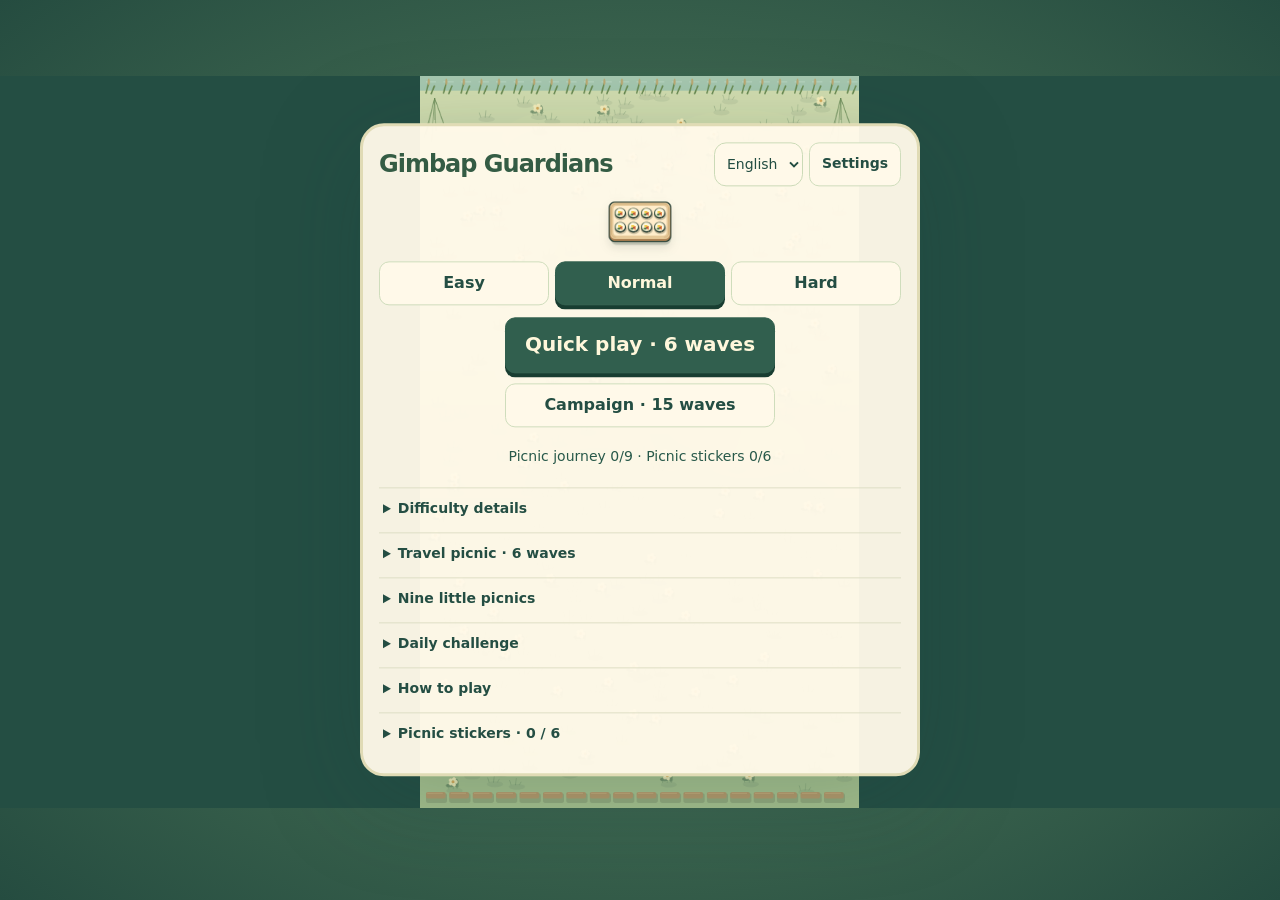
<file: gimbap-guardians/index.html>
<!doctype html>
<html lang="en">
  <head>
    <meta charset="UTF-8" />
    <meta
      name="viewport"
      content="width=device-width,initial-scale=1,viewport-fit=cover"
    />
    <meta name="theme-color" content="#234d42" />
    <title>Gimbap Guardians</title>
    <script type="module" crossorigin src="./assets/index-DY5kzEn-.js"></script>
    <link rel="stylesheet" crossorigin href="./assets/index-BX08v9vx.css">
  <link rel="manifest" href="manifest.webmanifest"><link rel="icon" type="image/png" sizes="192x192" href="icons/icon-192.png"><link rel="apple-touch-icon" href="icons/apple-touch-icon.png"><meta name="description" content="개미떼로부터 김밥 8조각을 지키는 소풍 타워 디펜스. 광화문·한강 등 한국 소풍지 9개 맵에서 콩알총·물대포·돋보기로 길을 막아요. A cozy Korean picnic tower defense: protect 8 gimbap slices from marching ants."><script>if('serviceWorker' in navigator)addEventListener('load',()=>navigator.serviceWorker.register('./sw.js').catch(()=>{}))</script></head>
  <body>
    <main id="app">
      <p
        id="boot-status"
        role="status"
        style="
          position: absolute;
          z-index: 1;
          pointer-events: none;
          inset: 35% 16px auto;
          text-align: center;
          color: #fff7db;
          font: 18px system-ui;
        "
      >
        Loading Gimbap Guardians…
      </p>
      <div id="arena"></div>
      <div id="overlay"></div>
    </main>
  </body>
</html>
</file>
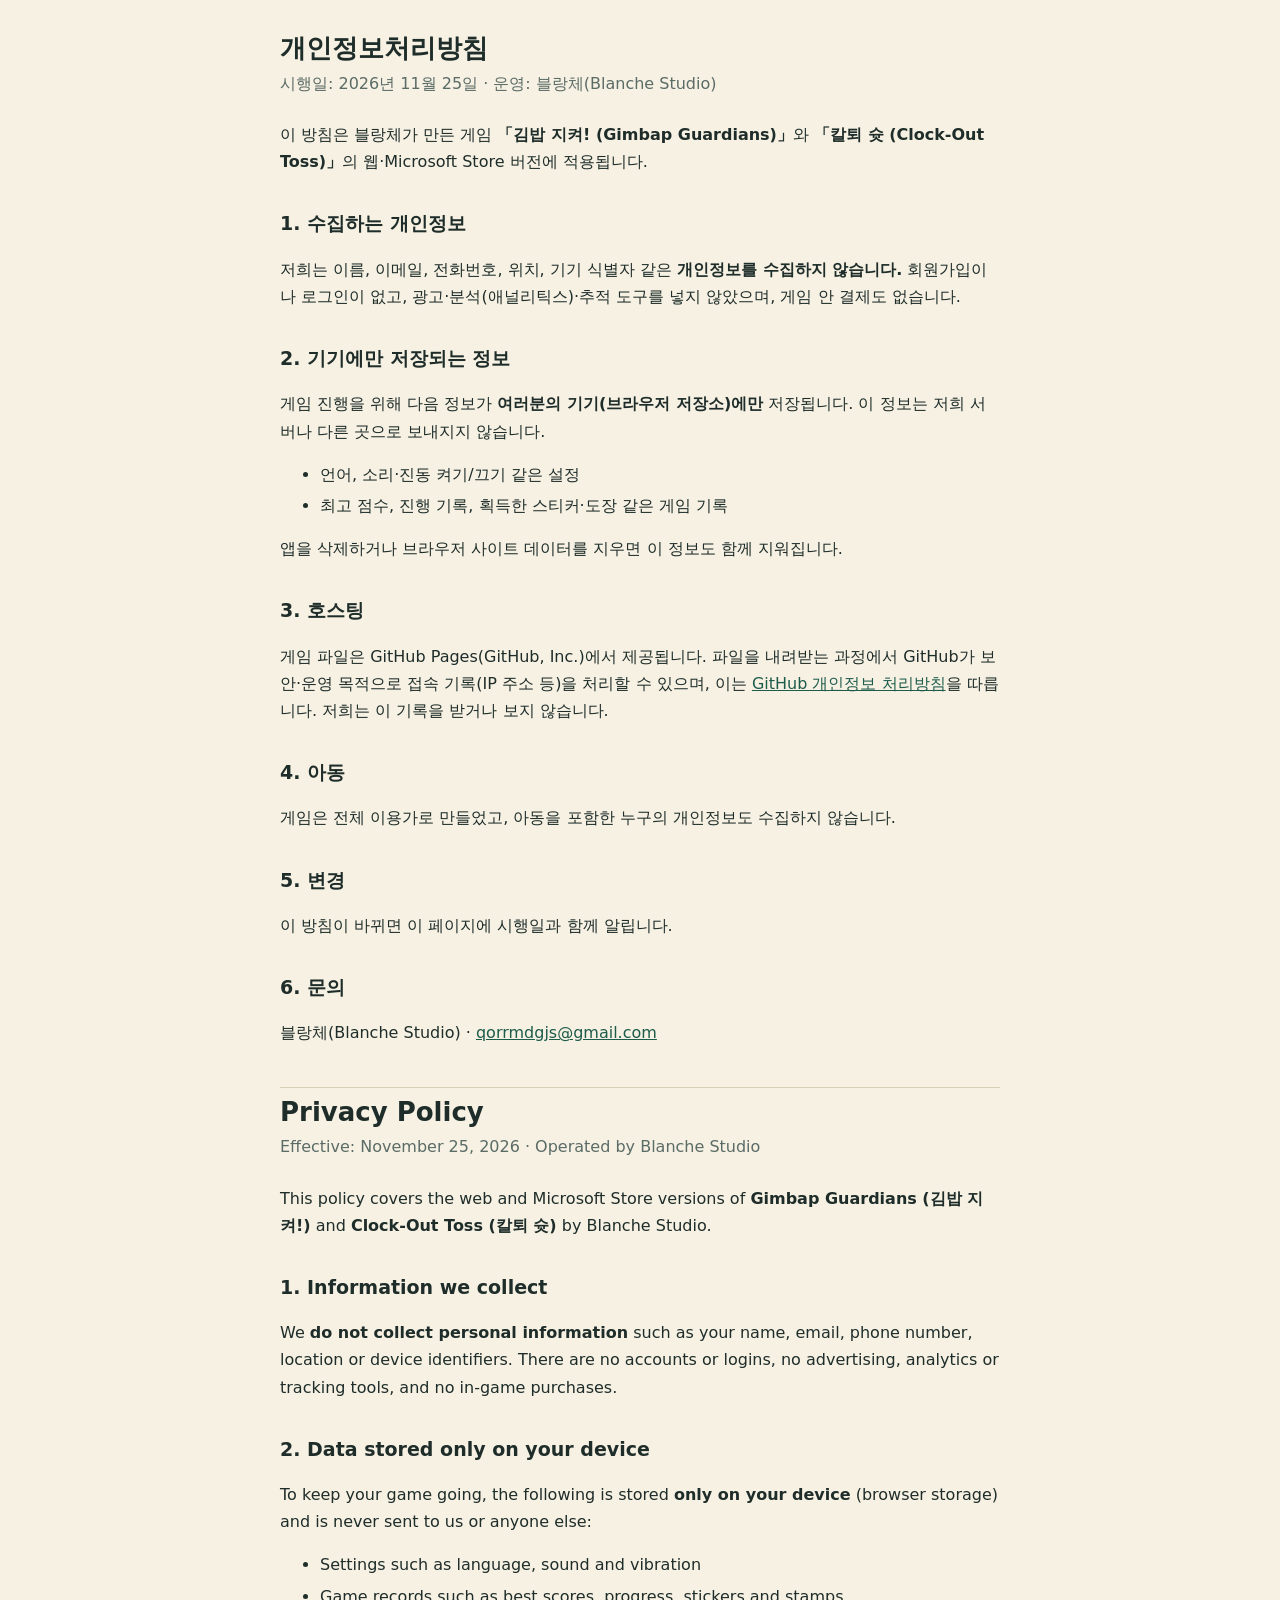
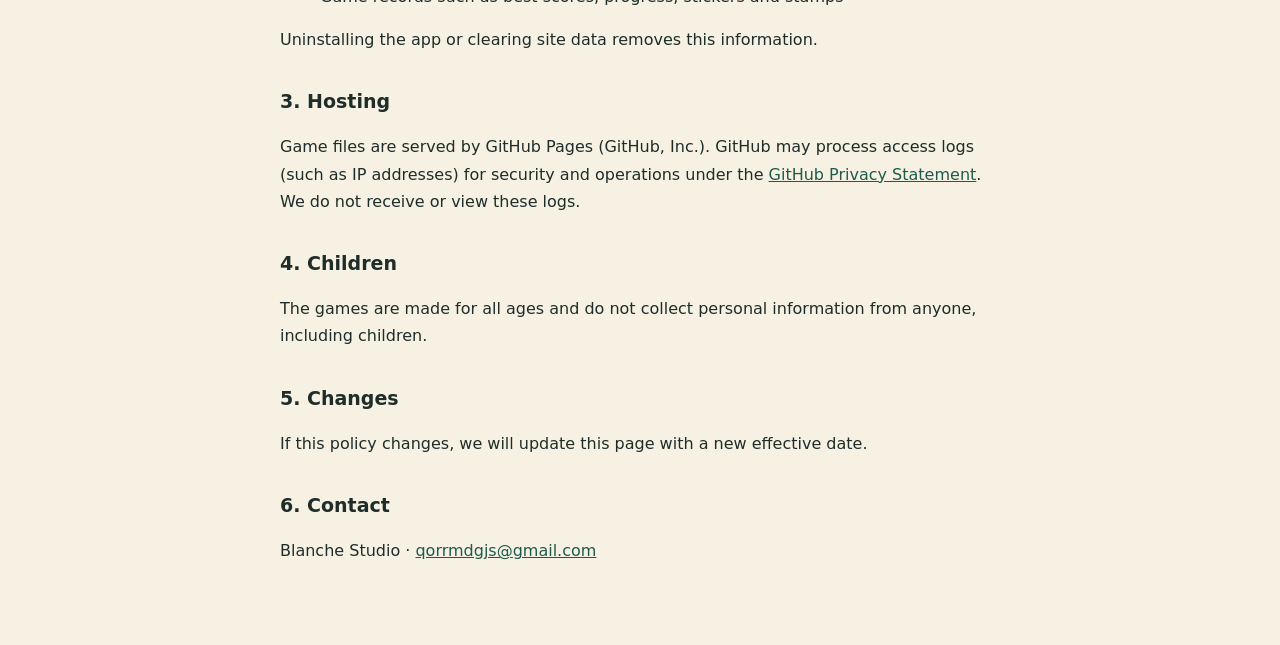
<file: privacy/index.html>
<!doctype html>
<html lang="ko">
<head>
<meta charset="utf-8">
<meta name="viewport" content="width=device-width,initial-scale=1">
<title>개인정보처리방침 · Privacy Policy — Blanche Studio</title>
<meta name="description" content="블랑체(Blanche Studio) 게임의 개인정보처리방침. 김밥 지켜!, 칼퇴 슛은 개인정보를 수집하지 않습니다.">
<style>
body{margin:0;background:#f6f1e3;color:#1f2d2a;font:16px/1.7 system-ui,-apple-system,"Apple SD Gothic Neo","Malgun Gothic",sans-serif}
main{max-width:720px;margin:0 auto;padding:32px 20px 64px}
h1{font-size:26px;line-height:1.3;margin:0 0 4px}h2{font-size:19px;margin:32px 0 8px}
.date{color:#5b6b66;margin:0 0 24px}section+section{border-top:1px solid #d8cfb8;margin-top:40px;padding-top:8px}
a{color:#1d5b4b}li{margin:4px 0}
</style>
</head>
<body>
<main>
<section lang="ko">
<h1>개인정보처리방침</h1>
<p class="date">시행일: 2026년 11월 25일 · 운영: 블랑체(Blanche Studio)</p>
<p>이 방침은 블랑체가 만든 게임 <strong>「김밥 지켜! (Gimbap Guardians)」</strong>와 <strong>「칼퇴 슛 (Clock-Out Toss)」</strong>의 웹·Microsoft Store 버전에 적용됩니다.</p>
<h2>1. 수집하는 개인정보</h2>
<p>저희는 이름, 이메일, 전화번호, 위치, 기기 식별자 같은 <strong>개인정보를 수집하지 않습니다.</strong> 회원가입이나 로그인이 없고, 광고·분석(애널리틱스)·추적 도구를 넣지 않았으며, 게임 안 결제도 없습니다.</p>
<h2>2. 기기에만 저장되는 정보</h2>
<p>게임 진행을 위해 다음 정보가 <strong>여러분의 기기(브라우저 저장소)에만</strong> 저장됩니다. 이 정보는 저희 서버나 다른 곳으로 보내지지 않습니다.</p>
<ul>
<li>언어, 소리·진동 켜기/끄기 같은 설정</li>
<li>최고 점수, 진행 기록, 획득한 스티커·도장 같은 게임 기록</li>
</ul>
<p>앱을 삭제하거나 브라우저 사이트 데이터를 지우면 이 정보도 함께 지워집니다.</p>
<h2>3. 호스팅</h2>
<p>게임 파일은 GitHub Pages(GitHub, Inc.)에서 제공됩니다. 파일을 내려받는 과정에서 GitHub가 보안·운영 목적으로 접속 기록(IP 주소 등)을 처리할 수 있으며, 이는 <a href="https://docs.github.com/site-policy/privacy-policies/github-general-privacy-statement">GitHub 개인정보 처리방침</a>을 따릅니다. 저희는 이 기록을 받거나 보지 않습니다.</p>
<h2>4. 아동</h2>
<p>게임은 전체 이용가로 만들었고, 아동을 포함한 누구의 개인정보도 수집하지 않습니다.</p>
<h2>5. 변경</h2>
<p>이 방침이 바뀌면 이 페이지에 시행일과 함께 알립니다.</p>
<h2>6. 문의</h2>
<p>블랑체(Blanche Studio) · <a href="mailto:qorrmdgjs@gmail.com">qorrmdgjs@gmail.com</a></p>
</section>
<section lang="en">
<h1>Privacy Policy</h1>
<p class="date">Effective: November 25, 2026 · Operated by Blanche Studio</p>
<p>This policy covers the web and Microsoft Store versions of <strong>Gimbap Guardians (김밥 지켜!)</strong> and <strong>Clock-Out Toss (칼퇴 슛)</strong> by Blanche Studio.</p>
<h2>1. Information we collect</h2>
<p>We <strong>do not collect personal information</strong> such as your name, email, phone number, location or device identifiers. There are no accounts or logins, no advertising, analytics or tracking tools, and no in-game purchases.</p>
<h2>2. Data stored only on your device</h2>
<p>To keep your game going, the following is stored <strong>only on your device</strong> (browser storage) and is never sent to us or anyone else:</p>
<ul>
<li>Settings such as language, sound and vibration</li>
<li>Game records such as best scores, progress, stickers and stamps</li>
</ul>
<p>Uninstalling the app or clearing site data removes this information.</p>
<h2>3. Hosting</h2>
<p>Game files are served by GitHub Pages (GitHub, Inc.). GitHub may process access logs (such as IP addresses) for security and operations under the <a href="https://docs.github.com/site-policy/privacy-policies/github-general-privacy-statement">GitHub Privacy Statement</a>. We do not receive or view these logs.</p>
<h2>4. Children</h2>
<p>The games are made for all ages and do not collect personal information from anyone, including children.</p>
<h2>5. Changes</h2>
<p>If this policy changes, we will update this page with a new effective date.</p>
<h2>6. Contact</h2>
<p>Blanche Studio · <a href="mailto:qorrmdgjs@gmail.com">qorrmdgjs@gmail.com</a></p>
</section>
</main>
</body>
</html>
</file>
<file: gimbap-guardians/assets/index-BX08v9vx.css>
:root{font-family:Apple SD Gothic Neo,Noto Sans KR,system-ui,sans-serif;color:#244e43;background:#244e43;font-synthesis:none}*{box-sizing:border-box}body{-webkit-user-select:none;user-select:none;margin:0}button{font:inherit;color:inherit;cursor:pointer;min-width:44px;min-height:44px;border:1px solid #cfddbc;border-radius:13px;background:#fff9e9;padding:10px 16px;font-weight:750;transition:background .15s,transform .15s;touch-action:manipulation;white-space:pre-line}button:hover{background:#e8f0c7;transform:translateY(-1px)}button:focus-visible{outline:3px solid #e77663;outline-offset:2px}button:disabled{opacity:.42;cursor:default;filter:grayscale(1)}button.chosen,.primary{background:#315f4e;color:#fff7db;border-color:#315f4e;box-shadow:0 4px #183d31}.primary{padding:14px 38px;font-size:19px}#app{width:100%;height:100dvh;min-height:500px;position:relative;overflow:hidden;background:radial-gradient(ellipse,#58825f,#254c40)}#arena{position:absolute;inset:86px 0 110px}canvas{display:block;touch-action:none}#overlay{position:absolute;inset:0;pointer-events:none}#overlay>*{pointer-events:auto}.topbar{height:86px;background:#fff9e9;display:flex;align-items:center;gap:26px;padding:12px 25px;border-bottom:4px solid #d9ddb1}.brand{font-size:13px;letter-spacing:2px;line-height:1.1;min-width:98px}.brand b{display:block;font-size:22px}.brand small{font-size:10px;letter-spacing:1px;display:block;margin-top:4px}.status{display:flex;align-items:center;gap:22px;flex:1}.status strong{font-size:22px;color:#9a6e26}.status span{white-space:nowrap}.cakes{display:flex;gap:3px}.cakes i{font-style:normal;color:#294b37;text-shadow:none;font-size:20px}.cakes .lost{color:#c5cbb9;text-shadow:none}.cakes .transit{color:#efd379}.controls{display:flex;gap:6px}.controls button{font-size:13px;padding:8px 12px}.shop{position:absolute;bottom:0;left:0;right:0;min-height:110px;background:#fff9e9;border-top:4px solid #dbdfb8;display:flex;gap:12px;align-items:center;justify-content:center;padding:16px}.shop-item{border-left:7px solid var(--tower);min-width:150px;padding:16px 12px;font-size:15px;box-shadow:0 3px #dfdcc0}.card{background:#fff9ec;border:2px solid #dfdfbf;border-radius:22px;padding:22px;box-shadow:0 16px 50px #163e3b38}.tower-panel{position:absolute;right:20px;top:106px;width:280px;max-height:calc(100% - 235px);overflow:auto}.tower-panel:empty{display:none}.tower-panel h2{font-size:21px;margin:0 0 14px}.tower-panel p{font-size:12px;margin:8px 0}.tower-panel button{width:100%;margin-top:8px;font-size:13px}.tower-panel .upgrade{color:#3c7652;border:2px solid #96bc78}.tower-panel .sell{color:#b46349}.tutorial{position:absolute;left:22px;top:106px;background:#fff8dfed;border-radius:16px;max-width:330px;box-shadow:0 4px #50794c44;padding:12px 18px;font-size:14px}.tutorial .finger{display:inline-block;animation:point 1s infinite alternate;font-size:23px}.tutorial button{font-size:11px;margin-top:7px;display:block}.menu,.result{position:absolute;left:50%;top:50%;transform:translate(-50%,-50%);text-align:center;width:min(640px,94%);background:#fff9eaf5;border-radius:36px;padding:35px 30px;box-shadow:0 20px 100px #183f4044;border:3px solid #e0dbb5}.menu h1{font-size:clamp(32px,5vw,58px);letter-spacing:-3px;margin:8px 0;color:#345c44}.eyebrow{letter-spacing:4px;font-size:12px;font-weight:800;color:#a07b43}.cake-hero{font-size:70px;filter:drop-shadow(0 8px 0 #d7c9a3);margin:10px}.subtitle{font-size:20px;color:#a66357}.menu p{line-height:1.7}.menu .difficulty-help{font-size:12px;color:#75846b}.difficulties,.menu-actions{display:flex;justify-content:center;gap:10px;margin:18px 0}.menu small{color:#b4914d}.settings{position:absolute;left:50%;top:50%;transform:translate(-50%,-50%);display:grid;gap:12px;z-index:50;width:min(360px,92%)}.stars{font-size:64px;color:#d7a342}.result button{margin:10px}.result h1{font-size:32px}@keyframes point{to{transform:translateY(5px)}}@media(max-width:850px){.brand{display:none}.topbar{gap:8px;padding:8px;flex-wrap:wrap;height:164px;align-content:center}.status{gap:12px;justify-content:center;width:100%;flex:auto}.status strong{font-size:18px}.status small{display:none}.cakes i{font-size:15px}.controls{justify-content:center;width:100%}.controls button{padding:8px;font-size:12px}.shop{gap:6px;flex-wrap:wrap;padding:9px;min-height:126px}.shop-item{min-width:0;flex:1 1 28%;font-size:12px;padding:10px 4px;border-radius:10px}#arena{inset:164px 0 138px}.tutorial{top:170px;left:8px;max-width:210px;font-size:12px;padding:8px}.tutorial button{min-height:44px}.tower-panel{top:170px;right:6px;width:230px;max-height:calc(100% - 314px)}.card{padding:14px}.menu{padding:20px}.cake-hero{font-size:48px}.menu p{font-size:13px}.menu-actions{flex-wrap:wrap}.menu h1{letter-spacing:-2px}.stars{font-size:48px}}@media(prefers-reduced-motion:reduce){*{animation:none!important;transition:none!important}}@media(max-width:850px){.controls{display:grid;grid-template-columns:repeat(4,minmax(0,1fr));gap:5px}.controls button:first-child{grid-column:1/-1}.topbar{align-content:center}.status{font-size:12px}.status strong{font-size:16px}}@media(max-height:600px)and (min-width:851px){.topbar{height:66px}.brand small{display:none}#arena{inset:66px 0 78px}.shop{min-height:78px;padding:8px}.tutorial,.tower-panel{top:74px}.tower-panel{max-height:calc(100% - 160px)}}.cake-hero img{width:130px;height:auto;image-rendering:auto}@media(max-width:850px){.cake-hero img{width:95px}}.tower-panel .upgrade{color:#244e43}.stat-gain{color:#22753b;font-weight:900}.stat-loss{color:#a74335}.status{flex-wrap:wrap;gap:4px 14px;min-width:0}.status .next-preview{flex-basis:100%;font-size:11px;overflow-wrap:anywhere}.result,.settings,.menu{max-height:96dvh;overflow-y:auto}[data-testid=session-summary]{line-height:1.8;font-size:14px}@media(max-width:850px){.status .timing,.status .next-preview{display:block}.status .next-preview{text-align:center}.controls{grid-template-columns:repeat(5,minmax(0,1fr))}.controls button{padding:6px 3px}.topbar{height:184px}#arena{inset:184px 0 138px}.tutorial,.tower-panel{top:190px}}@media(max-height:500px){#app{min-height:0}.topbar{height:112px;padding:4px 8px}.brand{display:none}.status{font-size:11px;gap:2px 12px}.status strong{font-size:14px}.controls{display:flex;width:100%;gap:4px}.controls button{flex:1;font-size:11px;padding:3px}#arena{inset:112px 0 60px}.shop{min-height:60px;padding:4px;flex-wrap:nowrap}.shop-item{min-width:0;padding:4px;font-size:11px}.tutorial{top:116px;max-width:190px;padding:4px}.tower-panel{top:116px;max-height:calc(100% - 180px)}.menu,.result{padding:12px}.cake-hero{display:none}.menu h1{font-size:28px}.menu p,.difficulties,.menu-actions{margin:5px 0}.stars{font-size:32px}}.menu{width:min(1120px,96%);padding:24px 30px}.menu h1{font-size:clamp(30px,4vw,44px);margin:4px;letter-spacing:-2px}.menu .subtitle{margin:4px;color:#975c55;font-size:16px}.menu .difficulties,.menu .menu-actions{margin:10px 0}.menu .campaign-help{font-size:12px;margin:10px 0}.campaign-grid{display:grid;grid-template-columns:repeat(3,minmax(0,1fr));gap:12px;text-align:left}.campaign-grid h2{grid-column:1/-1;font-size:18px;margin:16px 0 2px;color:#79613e;letter-spacing:1px}.stage-card{padding:0 0 12px;overflow:hidden;display:flex;flex-direction:column;gap:5px;align-items:stretch;text-align:left;background:#fff8e5;box-shadow:0 4px #dbd1ae;border:2px solid #cbd3b3}.stage-card canvas{width:100%;height:auto;aspect-ratio:32/15;border-bottom:3px solid #e4d5ae}.stage-card span{padding:0 12px}.stage-card .stage-name{font-size:17px;font-weight:850}.stage-card .stage-state,.stage-tip,.stage-badges{font-size:12px;line-height:1.6}.stage-stars{color:#946822;letter-spacing:3px;font-size:21px}.selection-mark{font-size:12px;min-height:20px}.selected-stage{border:3px solid #416e59;box-shadow:0 4px #42644c;background:#edf0d9}.stage-card:disabled{opacity:.68}.achievements{font-size:13px;padding:12px;border-top:1px dashed #ccb889}.shop-item img{vertical-align:middle;object-fit:contain;margin-right:4px}@media(max-width:650px){.campaign-grid{grid-template-columns:1fr}.menu{padding:16px}.stage-card{display:grid;grid-template-columns:42% 1fr;gap:4px;padding:8px}.stage-card canvas{grid-row:1/7;border:0;align-self:center}.stage-card span{padding:0 5px}.stage-card .stage-name{font-size:15px}.shop-item img{width:32px;height:26px}}@media(max-height:500px){.shop-item img{display:none}}.cakes i{color:#203d31;background:#fff3d5;border:2px solid #385845;border-radius:50%;font-style:normal;text-align:center}.cakes .lost{background:transparent;color:#70483d;border-style:dashed}.cakes .transit{color:#805f24;border-style:dotted}.menu-food{width:120px;height:auto;display:block;margin:-12px auto 0;filter:drop-shadow(0 5px 5px #32463722)}.menu select{min-height:44px;min-width:120px;margin-left:10px;padding:8px 12px;border:1px solid #cbdab7;border-radius:12px;background:#fff9e9;color:#234d42;font:inherit}.menu select:focus-visible{outline:3px solid #b77c28;outline-offset:3px}.secondary-controls{display:grid;gap:8px}#arena{background:#a2be7b}@media(max-width:850px){#app{min-height:0}.topbar{height:96px;padding:2px 8px;gap:2px;background:#fff9e9e6;border-bottom-width:1px}.status{gap:2px 10px;font-size:11px}.status strong{font-size:14px}.cakes{gap:1px}.cakes i{font-size:11px}.status .timing,.status .next-preview{display:none}.controls{display:flex;gap:4px;width:100%}.controls button{flex:1;min-height:44px;padding:3px;font-size:11px}.shop{min-height:64px;height:calc(64px + env(safe-area-inset-bottom));padding:4px 4px calc(4px + env(safe-area-inset-bottom));flex-wrap:nowrap;gap:3px;border-top-width:1px;background:#fff9e9e8}.shop-item{flex:1 1 0;width:0;min-width:44px;min-height:52px;padding:2px;font-size:10px;border-left-width:3px;overflow-wrap:anywhere}.shop-item img{width:24px;height:20px;margin:0}#arena{inset:calc(96px + env(safe-area-inset-top)) env(safe-area-inset-right) calc(64px + env(safe-area-inset-bottom)) env(safe-area-inset-left)}.topbar{margin-top:env(safe-area-inset-top);padding-left:max(8px,env(safe-area-inset-left));padding-right:max(8px,env(safe-area-inset-right))}.tutorial{top:calc(100px + env(safe-area-inset-top));font-size:11px;padding:4px;max-width:180px;background:#fff8dfcf}.tower-panel{top:calc(100px + env(safe-area-inset-top));max-height:calc(100% - 174px - env(safe-area-inset-top) - env(safe-area-inset-bottom))}.menu,.result,.settings{max-height:calc(100dvh - 16px - env(safe-area-inset-top) - env(safe-area-inset-bottom))}}body{overflow:hidden}#app{min-height:0}#arena{inset:calc(76px + env(safe-area-inset-top)) 0 calc(64px + env(safe-area-inset-bottom));background:#244e43}.topbar{height:76px;gap:2px;padding:2px 8px;flex-wrap:wrap}.brand{display:none}.status{width:100%;flex:auto;justify-content:center;font-size:11px;gap:2px 10px}.status strong{font-size:14px}.status .timing,.status .next-preview,.status small{display:none}.cakes i{font-size:11px}.controls{display:flex;width:100%;justify-content:center;gap:4px}.controls button{min-height:44px;padding:3px 6px;font-size:11px}.shop{height:calc(64px + env(safe-area-inset-bottom));min-height:64px;padding:4px;gap:3px;flex-wrap:nowrap}.shop-item{min-width:44px;width:0;flex:1 1 0;max-width:140px;padding:2px;font-size:10px;min-height:52px}.shop-item img{width:24px;height:20px}.tower-panel{top:auto;bottom:calc(66px + env(safe-area-inset-bottom));left:50%;right:auto;transform:translate(-50%);width:min(440px,96%);max-height:48dvh}.tutorial{top:80px;left:8px;max-width:180px;padding:4px;font-size:11px}.stage-card canvas{aspect-ratio:3/5;max-height:180px;object-fit:contain}.menu-food{width:70px;margin:0 auto}.menu .difficulty-help{margin:4px}.menu-actions{flex-wrap:wrap}.menu-actions .primary{padding:10px 16px}.shop{height:calc(92px + env(safe-area-inset-bottom));min-height:92px;padding:4px;padding-bottom:calc(4px + env(safe-area-inset-bottom));box-sizing:border-box}.shop-item{display:flex;flex-direction:column;align-items:center;justify-content:center;gap:0;font-size:12px;line-height:14px;padding:2px;min-height:80px}.shop-item img{display:block;flex-shrink:0;width:32px;height:28px;margin:0}.weapon-name{min-height:28px;width:100%;white-space:normal;overflow-wrap:anywhere;text-align:center}.weapon-price{line-height:14px}.controls button{font-size:12px}.tutorial{top:154px;left:8px;width:132px;max-width:132px;box-sizing:border-box;padding:6px;font-size:12px;line-height:1.35}.tutorial p{margin:0 0 4px}.tutorial button{min-height:44px;font-size:12px;padding:4px;width:100%}#arena{bottom:calc(92px + env(safe-area-inset-bottom))}.tower-panel{bottom:calc(94px + env(safe-area-inset-bottom))}.result .eyebrow{letter-spacing:1px}.result details{overflow-wrap:anywhere;font-size:14px;line-height:1.6}.result summary{min-height:44px;padding:12px 4px;cursor:pointer}.result [data-testid=retry-play]{min-height:44px;white-space:nowrap}.menu{width:min(560px,calc(100% - 16px));padding:16px;border-radius:24px;text-align:left;overflow-x:hidden;word-break:keep-all;overflow-wrap:normal}.menu-top{display:flex;flex-wrap:wrap;align-items:center;justify-content:space-between;gap:8px}.menu h1{font-size:24px;letter-spacing:-1px;margin:0}.menu-tools{display:flex;gap:6px;margin-left:auto}.menu-tools label{font-size:0}.menu-tools select{min-width:88px;max-width:110px;margin:0;padding:8px;font-size:14px}.menu-tools button{padding:8px 12px;font-size:14px}.menu-hero{margin:8px 0}.menu .difficulties{display:grid;grid-template-columns:repeat(3,minmax(0,1fr));gap:6px}.menu .difficulties button{padding:8px}.menu .menu-actions{display:grid;gap:10px;margin:12px 0}.menu-actions button{width:100%;white-space:normal}.menu-actions .primary{min-height:56px;padding:12px;font-size:20px}.menu summary{min-height:44px;padding:12px 4px;cursor:pointer;font-size:14px;font-weight:750}.menu summary:focus-visible{outline:3px solid #e77663;outline-offset:-3px}.menu details{border-top:1px solid #dedfc5}.menu p{margin:8px 4px;font-size:14px;line-height:1.6}.menu .stage-card{min-width:0;white-space:normal}.menu .stage-card span{min-width:0}.travel-card{display:flow-root;border-top:1px solid #dedfc5;padding:8px 0}.travel-card canvas{float:left;width:90px;height:150px;margin:0 12px 8px 0}.travel-card h2{font-size:18px}.travel-card button{clear:both;width:100%;min-height:44px;white-space:normal}.route-preview{position:absolute;top:calc(76px + env(safe-area-inset-top));left:0;width:100%;height:22px;text-align:center;font-size:12px;line-height:22px;background:#fff8df;pointer-events:none}#arena{top:calc(76px + env(safe-area-inset-top))}#app{height:var(--visible-height, 100dvh)}.menu,.result,.settings{max-height:calc(var(--visible-height, 100dvh) - 16px - env(safe-area-inset-top) - env(safe-area-inset-bottom))}.tower-panel{max-height:calc(var(--visible-height, 100dvh) * .48)}:root{--ui-title: 24px;--ui-value: 16px;--ui-copy: 12px;--ui-accent: #315f4e;--ui-focus: #a86524}button{line-height:1.25;border-radius:10px}button:active{transform:translateY(1px)}button:focus-visible{outline:3px solid var(--ui-focus);outline-offset:2px}button:disabled{opacity:.55;box-shadow:none;transform:none}.primary,button.chosen{background:var(--ui-accent);color:#fff7db}.status strong{font-size:var(--ui-value);font-variant-numeric:tabular-nums}.menu h1,.result h1{font-size:var(--ui-title)}.tutorial{top:var(--hud-bottom, 76px);left:0;width:100%;max-width:none;min-height:56px;display:grid;grid-template-columns:minmax(0,1fr) auto;align-items:center;gap:4px 8px;border-radius:0;padding:6px 10px;font-size:var(--ui-copy);line-height:1.3;background:#fff8df;box-shadow:0 1px #748c65}.tutorial:empty{display:none}.tutorial p{margin:0;font-weight:750}.tutorial button{grid-column:2;grid-row:1 / span 2;width:auto;min-width:70px;min-height:44px;margin:0;padding:6px 8px;font-size:12px}.tutorial>div{min-width:0}@media(max-height:560px){.tutorial{padding:4px 8px;font-size:11px;gap:2px 6px}.tutorial p,.tutorial button{font-size:11px}.menu{padding:12px}.menu .difficulties button{padding:6px}.menu .menu-actions{margin:8px 0}.menu h1{font-size:22px}}.result [data-testid=session-summary]{padding:10px;border-radius:10px;background:#e7edcf;font-size:16px;font-variant-numeric:tabular-nums}.result [data-testid=retry-play]{min-height:52px;font-size:18px}.result details{text-align:left}@media(max-height:600px){.result{padding:12px;border-radius:18px}.result h1{font-size:22px;margin:6px 0}.result img{width:80px;height:65px;object-fit:contain}.result .stars{font-size:32px;line-height:1.1}.result p{font-size:12px;margin:6px 0}.result [data-testid=session-summary]{font-size:12px;padding:6px}.result button{margin:6px}.result [data-testid=retry-play]{min-height:44px;font-size:16px}.result summary{padding:8px 4px}}@media(orientation:landscape)and (max-height:480px){.result{padding:8px 12px}.result h1{margin:4px 0;font-size:20px}.result img{width:60px;height:49px}.result .stars{font-size:24px}.result p{margin:3px 0}.result [data-testid=session-summary]{padding:4px;line-height:1.4}.result button,.result [data-testid=retry-play]{padding:10px 14px;margin:4px;font-size:14px;min-height:44px}.result summary{padding:4px}}.journey-summary{color:#28594a;text-align:center}.sticker-grid{display:grid;grid-template-columns:repeat(2,minmax(0,1fr));gap:8px;padding:0;list-style:none}.sticker-grid .sticker{display:flex;flex-direction:column;align-items:center;gap:6px;padding:10px 6px;border:1px solid #dedfc5;border-radius:12px;text-align:center;background:#f7f3df;overflow-wrap:anywhere}.sticker-grid .earned{border-color:#d9a343;background:#fff6cf}.sticker-grid .locked .sticker-icon{filter:grayscale(1);opacity:.45}.sticker-grid .sticker-icon{width:48px;height:48px;margin:0}.sticker-grid strong{font-size:14px}.sticker-grid span{font-size:12px;line-height:1.5}
</file>
